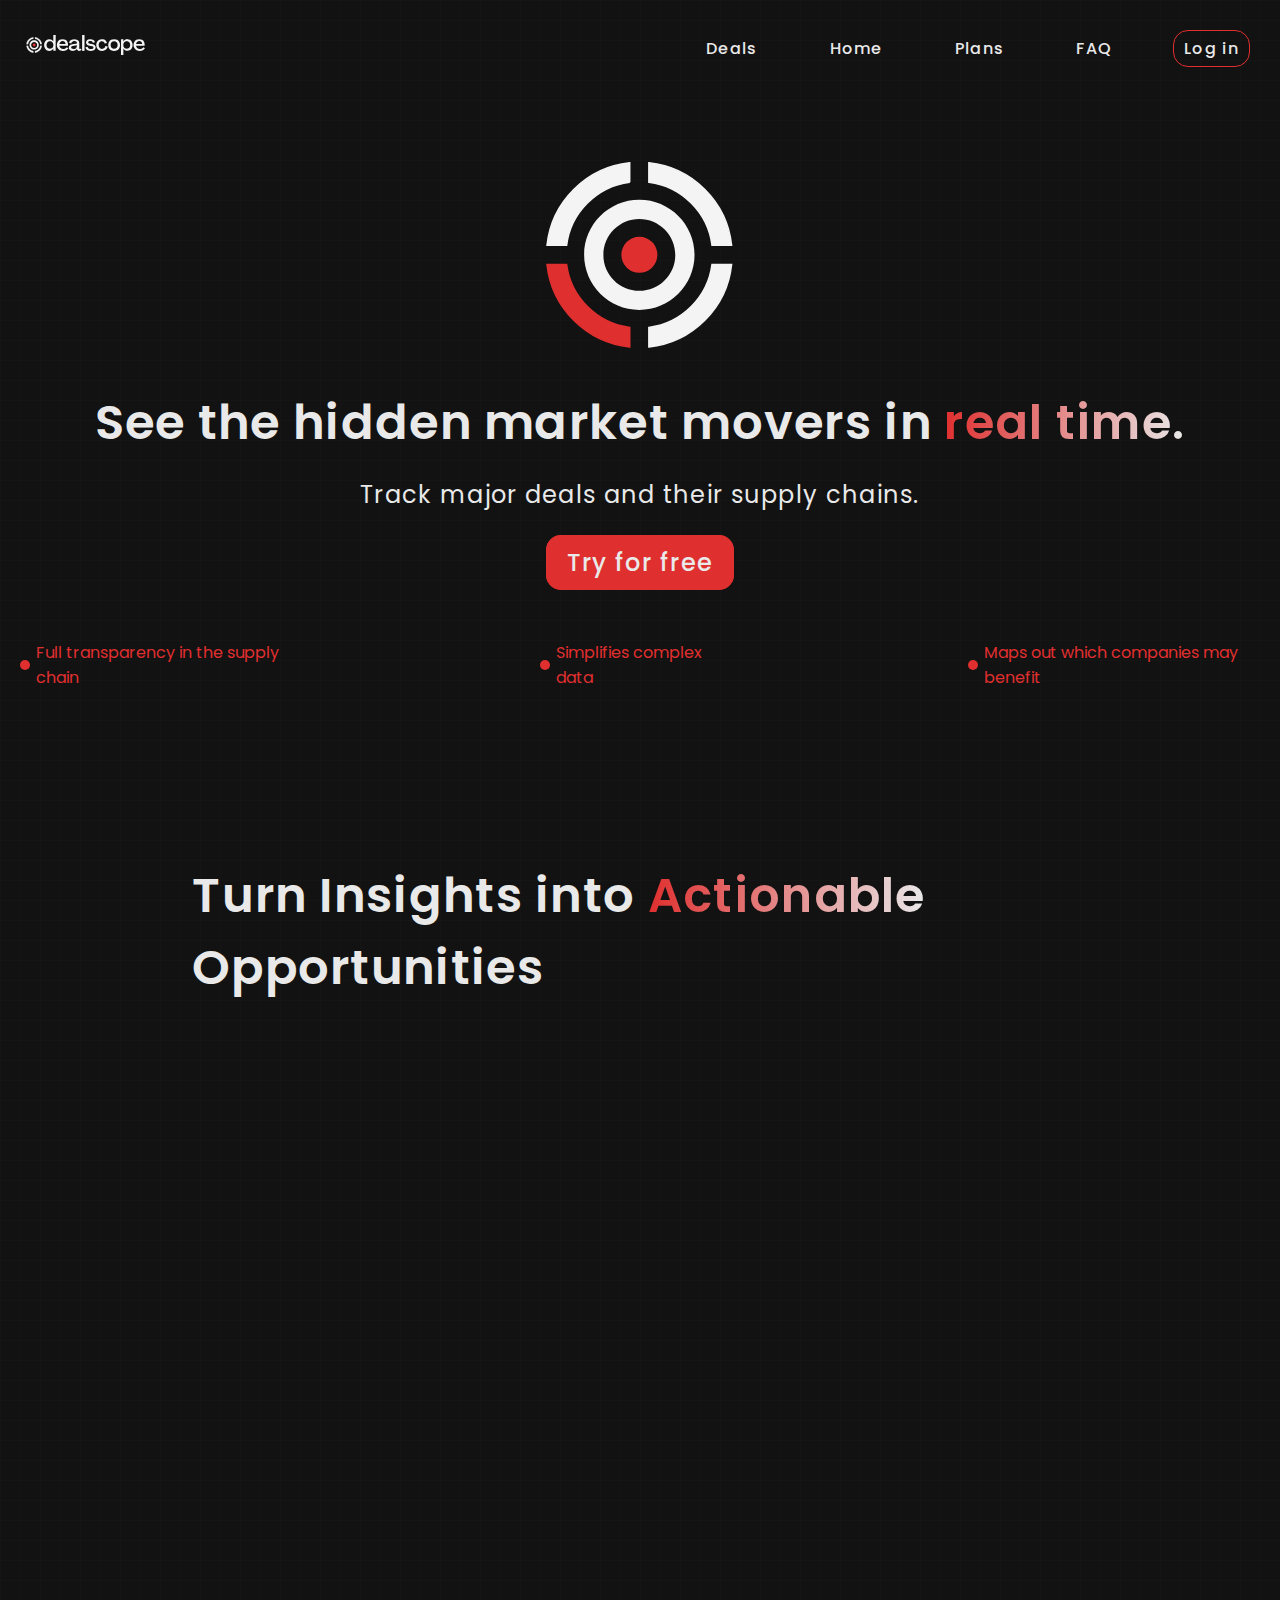
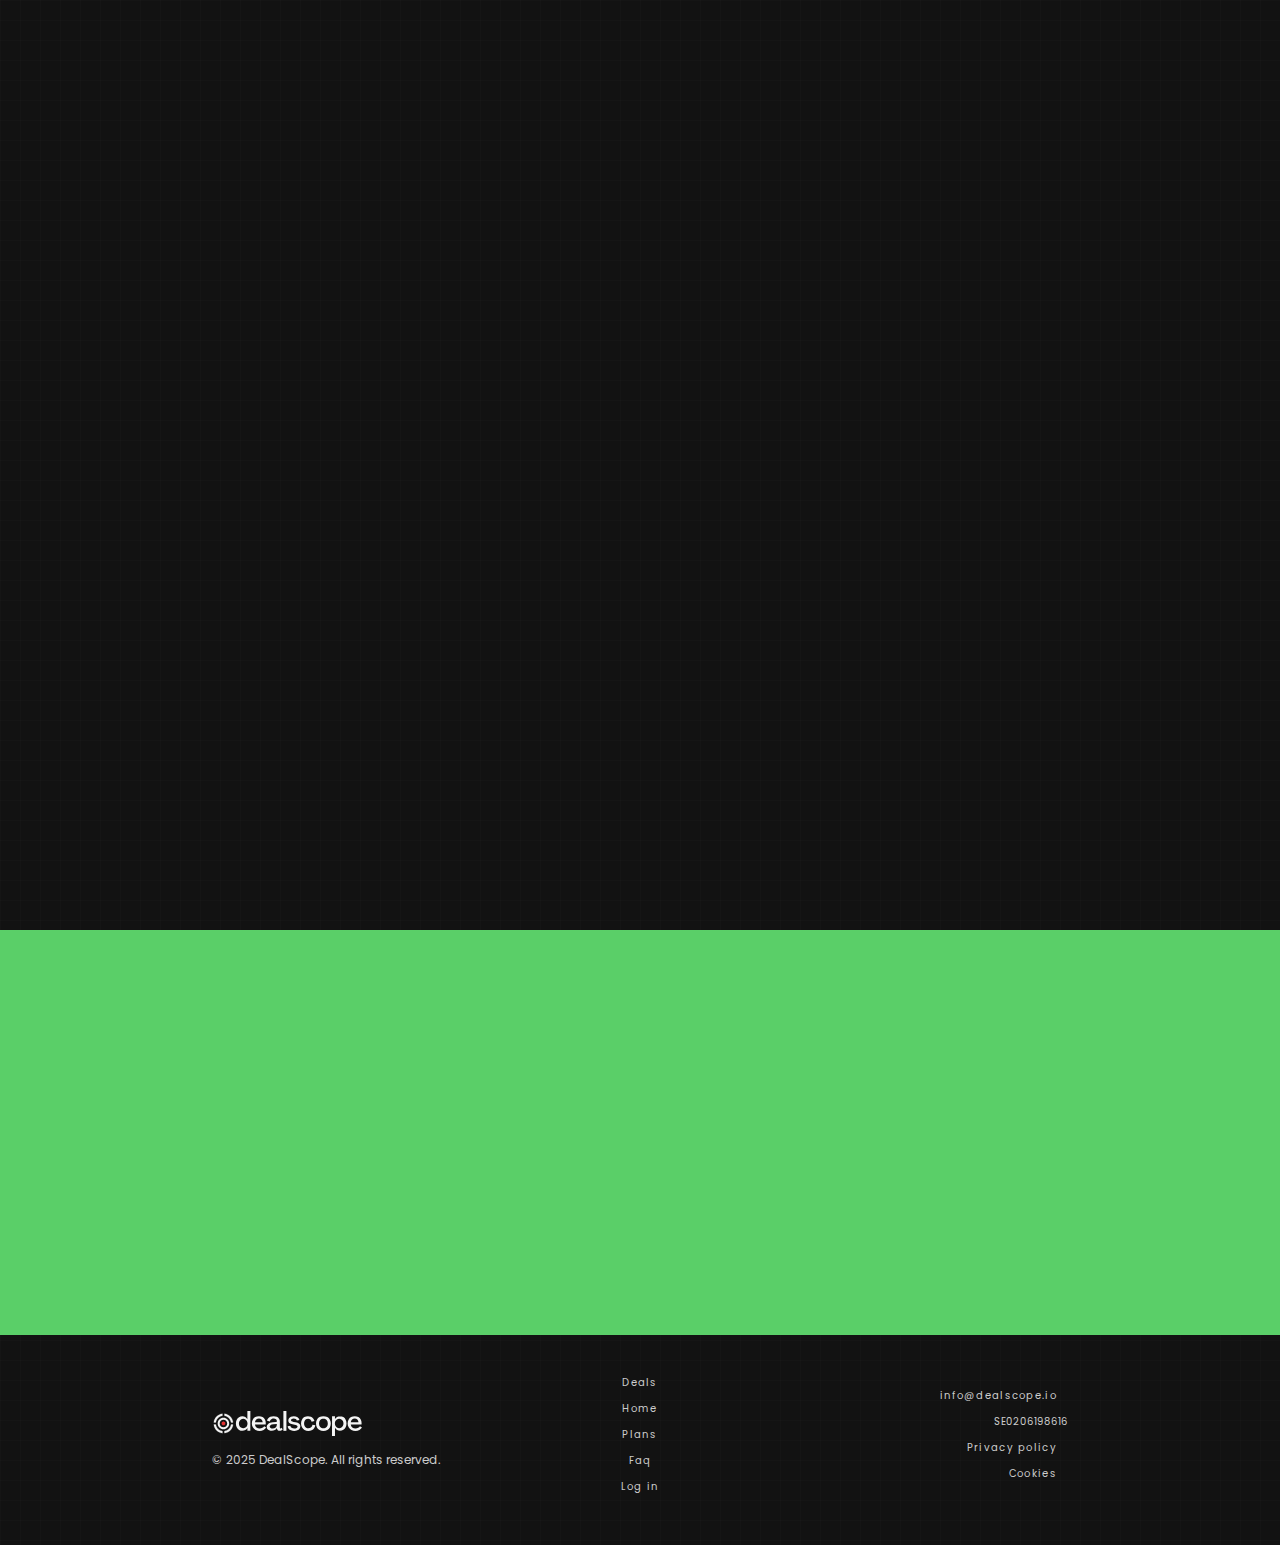
<file: index.html>
<!DOCTYPE html>
<html lang="en">
<head>
    <meta charset="UTF-8">
    <meta name="viewport" content="width=device-width, initial-scale=1.0">
    <title>Dealscope</title>
    <link rel="icon" href="/assets/favicon.ico" type="image/x-icon">
    <link rel="stylesheet" href="style.css">
    <link href="https://fonts.googleapis.com/css2?family=Poppins:wght@100;200;300;400;500;600;700;800&display=swap" rel="stylesheet">
    <meta name="theme-color" content="#121212" media="(prefers-color-scheme: dark)">
    <meta name="theme-color" content="#121212">
    <meta name="apple-mobile-web-app-status-bar-style" content="black">
  </head>

<body>
    <!-- Header -->
    <header class="main-header">
        <!-- Klickbar Logotyp -->
        <a href="index.html">
          <img class="logo" src="assets/DS LOGO laying.svg" alt="DealScope Logo">
        </a>

          <!-- Mobilmenyn -->
          <div class="mobile-menu">
            <!-- Hamburgarikonen -->
            <button class="menu-btn" aria-label="Open menu"></button>

            <!-- Själva mobilnavigeringen -->
            <nav class="mobile-nav" id="mobile-nav">
                <a href="deals.html">Deals</a>
                <a href="index.html">Home</a>
                <a href="plans.html">Plans</a>
                <a href="FAQ.html">FAQ</a> 
                <a class="login-btn" href="#login">Log in</a>
            </nav>
          </div>

        <!-- Desktop Navigation -->
        <nav class="desktop-nav">
            <a href="deals.html">Deals</a>
            <a href="index.html">Home</a>
            <a href="plans.html">Plans</a>
            <a href="FAQ.html">FAQ</a> 
            <a class="login-btn" href="#login">Log in</a>
        </nav>

        
    </header>

    <!-- Main-innehåll -->
    <main>
      <!-- Hero-sektion -->
      <section class="hero">
        <img src="assets/DS CIRCLE.svg" alt="Hero Circle" class="circle-icon fade-in">
        <h1 class="fade-in">
          See the hidden market movers in <span class="highlight">real time.</span>
        </h1>
        <p class="fade-in">Track major deals and their supply chains.</p>
        <a href="plans.html" class="cta-btn fade-in">Try for free</a>
      </section>
    
      <!-- Funktioner-sektion -->
      <section class="features fade-in">
        <ul class="feature-list">
          <li class="feature-item">
            <div class="red-dot"></div>
            Full transparency in the supply chain
          </li>
          <li class="feature-item">
            <div class="red-dot"></div>
            Simplifies complex data
          </li>
          <li class="feature-item">
            <div class="red-dot"></div>
            Maps out which companies may benefit
          </li>
        </ul>
      </section>
    </main>
    
    

<!-- undersida-sektion -->
<section class="insights-section">
  <div class="container">
    <h2 class="fade-in">
      Turn Insights into <span class="highlight2">Actionable</span> Opportunities
    </h2>
    <p class="subheading fade-in">
      Uncover hidden market dynamics and act with precision.
    </p>

    <ul class="benefits-list fade-in">
      <li>
        <div class="line left"></div> <!-- Vänster linje -->
        <div class="content">
          <span class="icon">
            <img src="assets/icons/icon-earth.svg" alt="Global Deals Icon">
          </span>
          <span class="text">
            <strong>Global Deals:</strong> Follow the largest transactions across sectors in real-time.
          </span>
        </div>
        <div class="line right"></div> <!-- Höger linje -->
      </li>
      <li>
        <div class="line left"></div> <!-- Vänster linje -->
        <div class="content">
          <span class="icon">
            <img src="assets/icons/icon-finger.svg" alt="Simplified Icon">
          </span>
          <span class="text">
            <strong>Simplified:</strong> See deal insights in its purest form, no emotional fairy tales or long texts.
          </span>
        </div>
        <div class="line right"></div> <!-- Höger linje -->
      </li>
      <li>
        <div class="line left"></div> <!-- Vänster linje -->
        <div class="content">
          <span class="icon">
            <img src="assets/icons/icon-chain.svg" alt="Full Chain Icon">
          </span>
          <span class="text">
            <strong>Full Chain:</strong> Big deals involve many players, see both contractors & subcontractors.
          </span>
        </div>
        <div class="line right"></div> <!-- Höger linje -->
      </li>
    </ul>

    <button class="cta-btn fade-in">Register</button>
  </div>
</section>



    <!-- Deal Section -->
    <section class="deal-example-section">
      <div class="container fade-in">
        <!-- Titel och kort förklaring -->
        <h2 class="deal-example-title">How DealScope Works</h2>
        <p class="deal-example-subtitle">
          Example: Sweden and Brazil Gripen Fighter Jet Partnership
        </p>
    
        <!-- Exempel-kort -->
        <div class="deal-example-card">
          <h3 class="deal-section-heading">Major Contractors and Partners:</h3>
          <ul>
            <li>Buyer: <strong>Brazilian Air Force</strong></li>
            <li>
              Seller: <strong>Saab AB <span class="ticker-green">(SAAB-B)</span></strong>
            </li>
          </ul>
    
          <h3 class="deal-section-heading">Deal overview:</h3>
          <ul>
            <li>Deal Value: $5 Billion</li>
            <li>Industry: Defense and Aerospace</li>
            <li>Date: 2014 (Active Development and Deliveries Continue)</li>
            <li>
              Impact: This partnership focuses on delivering 36 Gripen NG fighter jets
              to the Brazilian Air Force.
            </li>
          </ul>
    
          <h3 class="deal-section-heading">Subcontractors and Partners:</h3>
          <ul>
            <li>
              <strong>Embraer S.A. <span class="ticker-green">(NYSE: ERJ)</span></strong>:
              Local assembly, production, and aircraft testing.
            </li>
            <li>
              <strong>AEL Sistemas <span class="ticker-private">(Private)</span></strong>:
              Avionics systems integration and development.
            </li>
            <li>
              <strong>GE Aviation <span class="ticker-green">(General Electric, NYSE: GE)</span></strong>:
              Engines (F414-GE-39E) for the Gripen NG aircraft.
            </li>
            <li>
              <strong>Saab Aerostructures (Part of Saab AB, <span class="ticker-green">SAAB-B</span>)</strong>:
              Design and production of structural components.
            </li>
            <li>
              <strong>Akaer Engenharia <span class="ticker-private">(Private)</span></strong>:
              Structural engineering and fuselage components.
            </li>
          </ul>
    
          <!-- Flyttad under innehållet -->
          <span class="stock-note">Green color: Stock name</span>
        </div>
    
        <!-- Knapp för att gå vidare till fler deals -->
        <button class="cta-btn fade-in">Explore More Deals</button>
      </div>
    </section>
    
  
  

    <section class="trusted-section">
      <div class="container fade-in">
        <!-- Flex-container för vänster (text/stats) och höger (knapp) -->
        <div class="trusted-content">
          <!-- Vänstra blocket: Titel + siffror -->
          <div class="trusted-stats-block">
            <h2 class="trusted-title">Trusted by</h2>
            <!-- Dina siffror -->
            <div class="trusted-stats">
              <div class="stat">
                <span class="number">400+</span>
                <span class="text">Users</span>
              </div>
              <div class="stat">
                <span class="number">100+</span>
                <span class="text">Companies</span>
              </div>
            </div>
          </div>
          <!-- Höger: Knappen -->
          <button class="register-btn fade-in">Register</button>
        </div>
      </div>
    </section>
    
  

    <footer class="footer">
      <div class="footer-container">
        <!-- Vänster sektion -->
        <div class="footer-logo-section">
            <img src="assets/DS LOGO laying.svg" alt="DealScope Logo" class="footer-logo">
            <p>© 2025 DealScope. All rights reserved.</p>
        </div>

        <!-- Mitten sektion -->
        <div class="footer-links-section">
            <ul>
                <li><a href="deals.html">Deals</a></li>
                <li><a href="index.html">Home</a></li>
                <li><a href="plans.html">Plans</a></li>
                <li><a href="FAQ.html">Faq</a></li>
                <li><a href="#login">Log in</a></li>
            </ul>
        </div>

        <!-- Höger sektion -->
        <div class="footer-info-section">
            <ul>
                <li><a href="mailto:info@dealscope.io">info@dealscope.io</a></li>
                <li>SE0206198616</li>
                <li><a href="#privacy-policy">Privacy policy</a></li>
                <li><a href="#cookies">Cookies</a></li>
            </ul>
        </div>
      </div>
    </footer>

  <!-- Script -->
  <script src="script.js"></script>
</body>
</html>
</file>
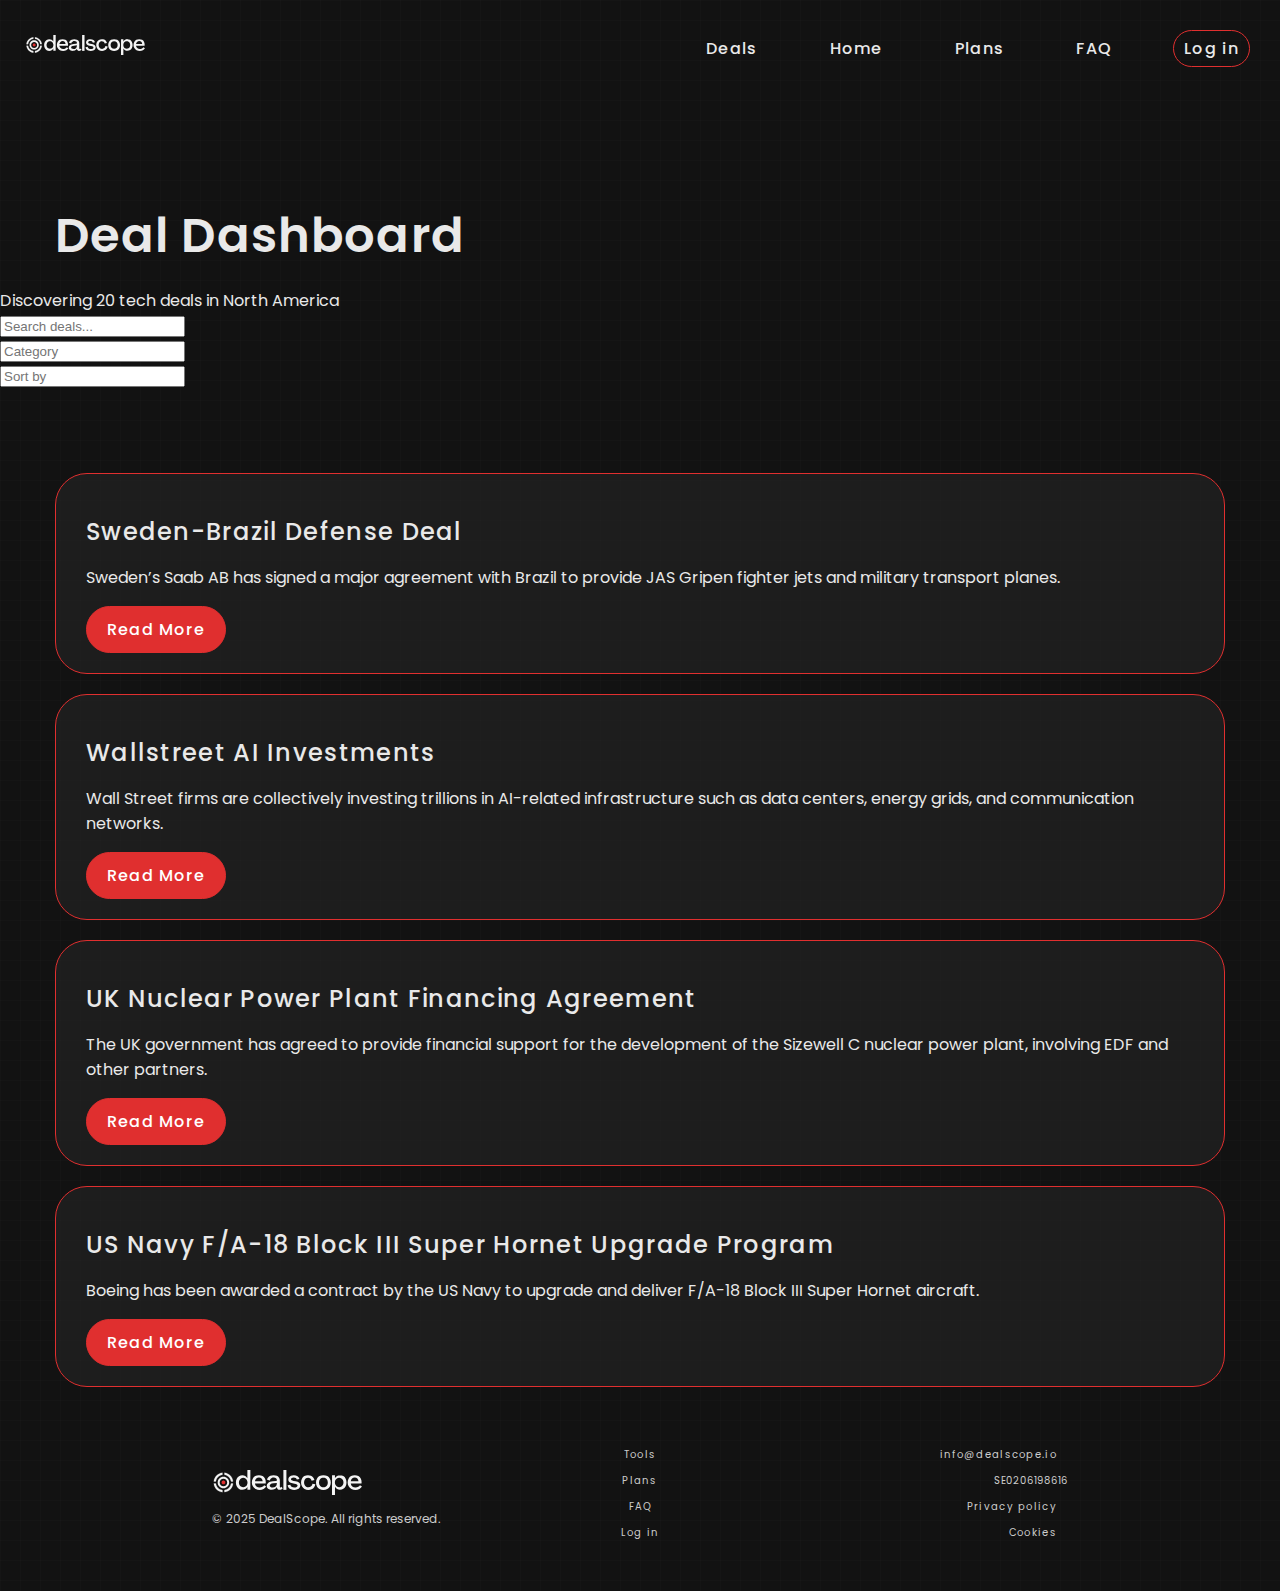
<file: deals.html>
<!DOCTYPE html>
<html lang="en">
<head>
    <meta charset="UTF-8">
    <meta name="viewport" content="width=device-width, initial-scale=1.0, maximum-scale=1.0, user-scalable=no">
    <title>Dealscope</title>
    <link rel="icon" href="/assets/FAVICON.png" type="image/x-icon">
    <link rel="stylesheet" href="deals.css">
    <link href="https://fonts.googleapis.com/css2?family=Poppins:wght@100;200;300;400;500;600;700;800&display=swap" rel="stylesheet">
    <meta name="theme-color" content="#121212" media="(prefers-color-scheme: dark)">
    <meta name="theme-color" content="#121212">
    <meta name="apple-mobile-web-app-status-bar-style" content="black">
</head>

<body>
    <!-- Header -->
    <header class="main-header">
        <a href="index.html">
          <img class="logo" src="assets/DS LOGO laying.svg" alt="DealScope Logo">
        </a>
        <div class="mobile-menu">
            <button class="menu-btn" aria-label="Open menu"></button>
            <nav class="mobile-nav" id="mobile-nav">
                <a href="#Deals">Deals</a>
                <a href="index.html">Home</a>
                <a href="plans.html">Plans</a>
                <a href="FAQ.html">FAQ</a> 
                <a class="login-btn" href="#login">Log in</a>
            </nav>
        </div>
        <nav class="desktop-nav">
            <a href="#Deals">Deals</a>
            <a href="index.html">Home</a>
            <a href="plans.html">Plans</a>
            <a href="FAQ.html">FAQ</a> 
            <a class="login-btn" href="#login">Log in</a>
        </nav>
    </header>

    <!-- Deal Section -->
    <section class="deal-section">
        
        <h2 class="deal-section-title fade-in">Deal Dashboard</h2>
        <div class="status-container fade-in">
          <div class="live-status-wrapper">
            <span class="live-status" id="live-status-text"></span>
          </div>
        </div>
        
        <div class="deal-dashboard-wrapper">
            <!-- Sökfält, kategori och sort by -->
                <div class="deal-controls">
                    <div class="search-container">
                        <input type="text" id="deal-search" placeholder="Search deals...">
                        <div id="deal-suggestions" class="suggestions-dropdown"></div>
                    </div>
                    <div class="category-container">
                        <input type="text" id="deal-category" placeholder="Category" readonly autocomplete="off" autocomplete="new-password">
                        <div id="category-suggestions" class="suggestions-dropdown"></div>
                    </div>
                    <div class="sort-by-container">
                        <input type="text" id="deal-sort" placeholder="Sort by" readonly autocomplete="off" autocomplete="new-password">
                        <div id="sort-suggestions" class="suggestions-dropdown"></div>
                    </div>
                </div>
            <div class="deals-container fade-in"></div>
            <div class="deal-details-header fade-in" style="display: none;">
                <h2>Deal Name</h2>
                <p>Deal Description</p>
            </div>
            <div class="deal-details-container fade-in" style="display: none;">
                <button class="back-button fade-in">Go back</button>
            </div>
        </div>

    </section>

    <footer class="footer">
      <div class="footer-container">
        <div class="footer-logo-section">
            <img src="assets/DS LOGO laying.svg" alt="DealScope Logo" class="footer-logo">
            <p>© 2025 DealScope. All rights reserved.</p>
        </div>
        <div class="footer-links-section">
            <ul>
                <li><a href="#tools">Tools</a></li>
                <li><a href="plans.html">Plans</a></li>
                <li><a href="FAQ.html">FAQ</a></li>
                <li><a href="#login">Log in</a></li>
            </ul>
        </div>
        <div class="footer-info-section">
            <ul>
                <li><a href="mailto:info@dealscope.io">info@dealscope.io</a></li>
                <li>SE0206198616</li>
                <li><a href="#privacy-policy">Privacy policy</a></li>
                <li><a href="#cookies">Cookies</a></li>
            </ul>
        </div>
      </div>
    </footer>

    <!-- Ladda in script.js först -->
    <script src="script.js"></script>
    <!-- Ladda in live-status.js efter script.js -->
    <script src="live-status.js"></script>
</body>
</html>
</file>
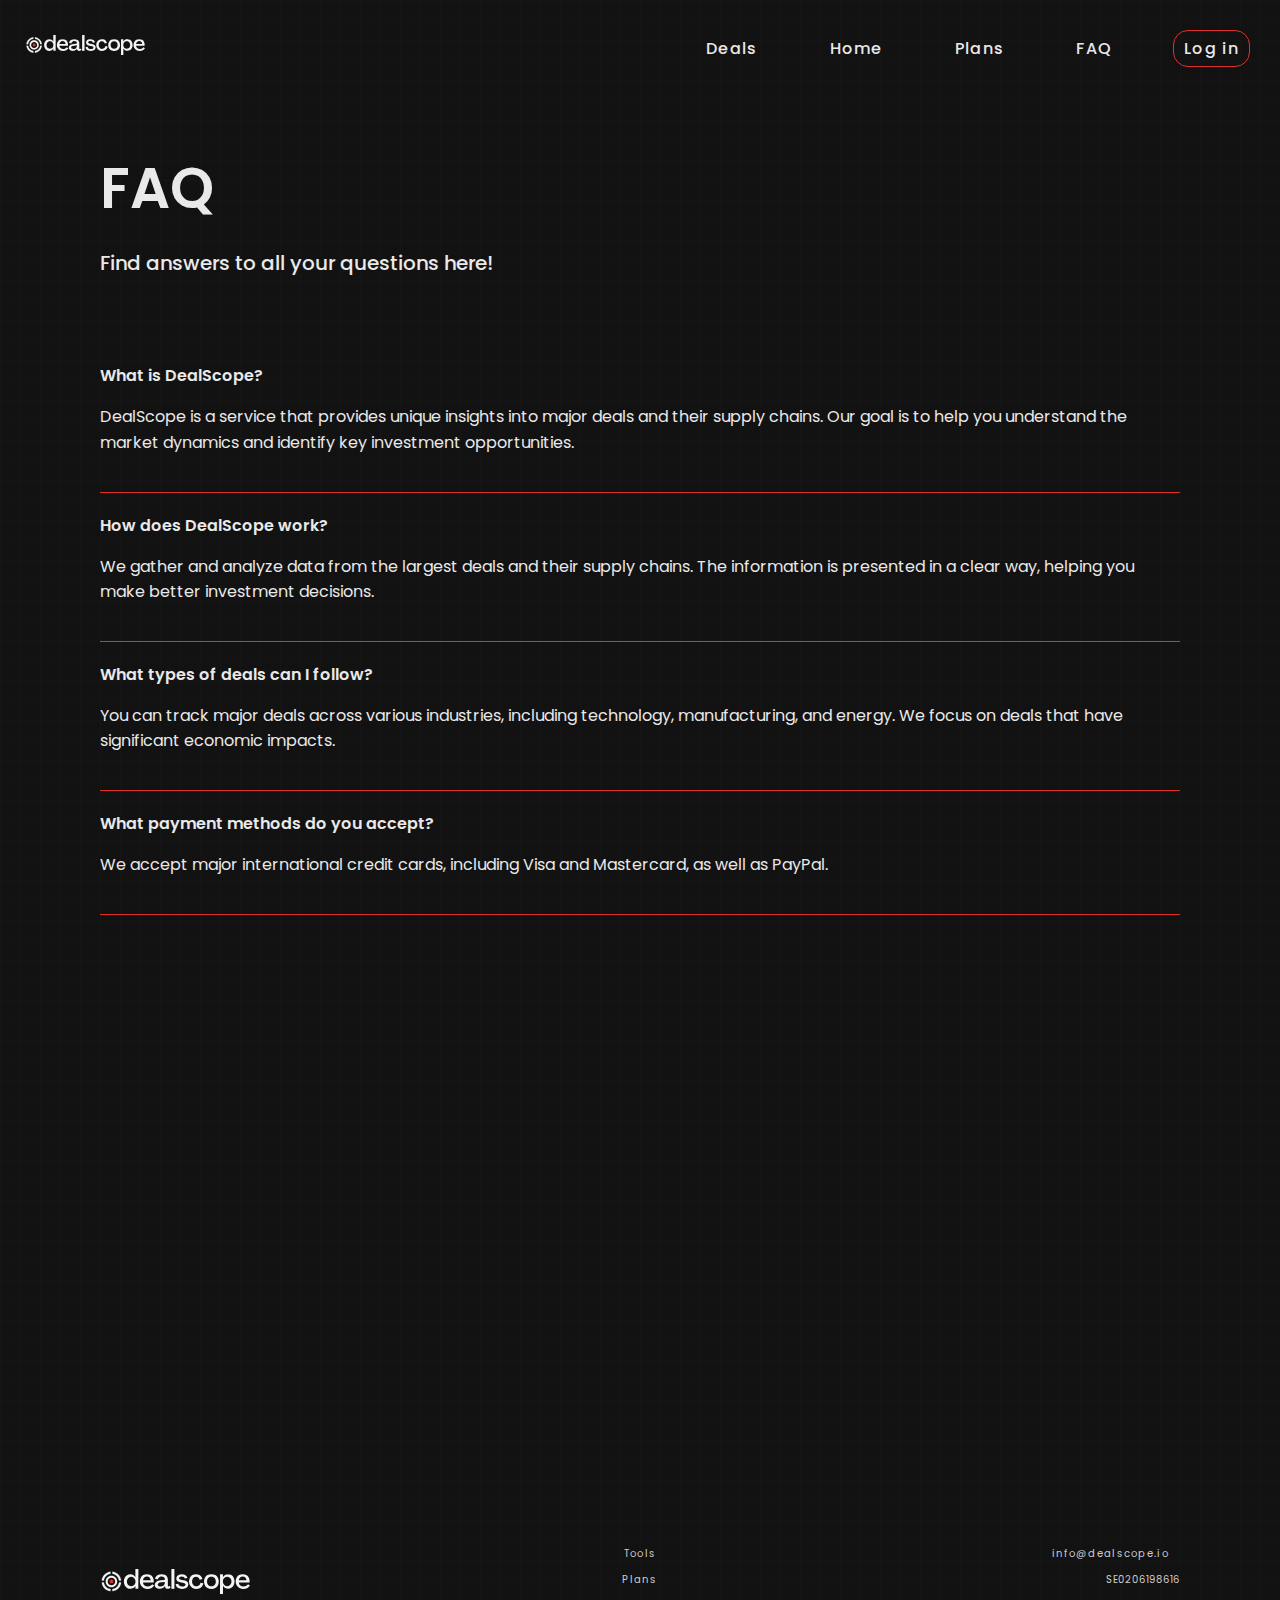
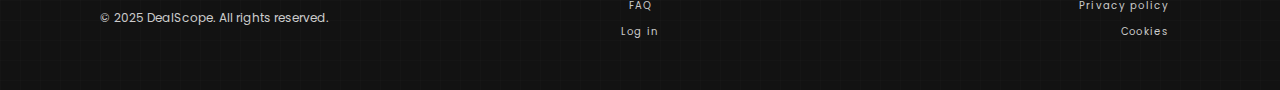
<file: FAQ.html>
<!DOCTYPE html>
<html lang="en">
<head>
    <meta charset="UTF-8">
    <meta name="viewport" content="width=device-width, initial-scale=1.0">
    <title>Dealscope</title>
    <link rel="stylesheet" href="FAQ.css">
    <link href="https://fonts.googleapis.com/css2?family=Poppins:wght@100;200;300;400;500;600;700;800&display=swap" rel="stylesheet">

</head>

<body>
    <!-- Header -->
    <header class="main-header">
        <!-- Klickbar Logotyp -->
        <a href="index.html">
            <img class="logo" src="assets/DS LOGO laying.svg" alt="DealScope Logo">
        </a>

          <!-- Mobilmenyn -->
          <div class="mobile-menu">
            <!-- Hamburgarikonen -->
            <button class="menu-btn" aria-label="Open menu"></button>

            <!-- Själva mobilnavigeringen -->
            <nav class="mobile-nav" id="mobile-nav">
                <a href="#Deals">Deals</a>
                <a href="index.html">Home</a>
                <a href="#plans">Plans</a>
                <a href="FAQ.html">FAQ</a>
                <a class="login-btn" href="#login">Log in</a>
            </nav>
          </div>

        <!-- Desktop Navigation -->
        <nav class="desktop-nav">
            <a href="#Deals">Deals</a>
            <a href="index.html">Home</a>
            <a href="#plans">Plans</a>
            <a href="FAQ.html">FAQ</a>
            <a class="login-btn" href="#login">Log in</a>
        </nav>
    </header>


    <section class="faq-section fade-in">
        <div class="container">
            <h1 class="faq-title">FAQ</h1>
            <p class="faq-subtitle">Find answers to all your questions here!</p>
    
            <div class="faq-item fade-in">
                <h2 class="faq-question">What is DealScope?</h2>
                <p class="faq-answer">
                    DealScope is a service that provides unique insights into major deals and their supply chains. 
                    Our goal is to help you understand the market dynamics and identify key investment opportunities.
                </p>
            </div>
    
            <div class="faq-item fade-in">
                <h2 class="faq-question">How does DealScope work?</h2>
                <p class="faq-answer">
                    We gather and analyze data from the largest deals and their supply chains. 
                    The information is presented in a clear way, helping you make better investment decisions.
                </p>
            </div>
    
            <div class="faq-item fade-in">
                <h2 class="faq-question">What types of deals can I follow?</h2>
                <p class="faq-answer">
                    You can track major deals across various industries, including technology, manufacturing, and energy. 
                    We focus on deals that have significant economic impacts.
                </p>
            </div>
    
            <div class="faq-item fade-in">
                <h2 class="faq-question">What payment methods do you accept?</h2>
                <p class="faq-answer">
                    We accept major international credit cards, including Visa and Mastercard, as well as PayPal.
                </p>
            </div>
    
            <div class="faq-item fade-in">
                <h2 class="faq-question">What is the difference between Pro and Pro+?</h2>
                <p class="faq-answer">
                    Pro gives you full access to all features for $29/month. With Pro+, you also get a 6-month premium plan, 
                    which includes additional insights not available on Pro plans.
                </p>
            </div>
    
            <div class="faq-item fade-in">
                <h2 class="faq-question">What is the difference between Pro+ and Pro+ 6-month plan?</h2>
                <p class="faq-answer">
                    Pro+ includes all features for $29/month and adds exclusive content. The 6-month Pro+ plan offers a one-time payment with added benefits such as free updates during the subscription period.
                </p>
            </div>
    
            <div class="faq-item fade-in">
                <h2 class="faq-question">Can I cancel my subscription?</h2>
                <p class="faq-answer">
                    We offer a 14-day money-back guarantee for new subscriptions. Contact us if you are not satisfied.
                </p>
            </div>
    
            <div class="faq-item fade-in">
                <h2 class="faq-question">How do I cancel my subscription?</h2>
                <p class="faq-answer">
                    You can cancel your subscription at any time by logging into your account and selecting "Cancel Subscription" under the account settings.
                </p>
            </div>
        </div>
    </section>    
 

    <footer class="footer">
      <div class="footer-container">
        <!-- Vänster sektion -->
        <div class="footer-logo-section">
            <img src="assets/DS LOGO laying.svg" alt="DealScope Logo" class="footer-logo">
            <p>© 2025 DealScope. All rights reserved.</p>
        </div>

        <!-- Mitten sektion -->
        <div class="footer-links-section">
            <ul>
                <li><a href="#tools">Tools</a></li>
                <li><a href="#plans">Plans</a></li>
                <li><a href="#faq">FAQ</a></li>
                <li><a href="#login">Log in</a></li>
            </ul>
        </div>

        <!-- Höger sektion -->
        <div class="footer-info-section">
            <ul>
                <li><a href="mailto:info@dealscope.io">info@dealscope.io</a></li>
                <li>SE0206198616</li>
                <li><a href="#privacy-policy">Privacy policy</a></li>
                <li><a href="#cookies">Cookies</a></li>
            </ul>
        </div>
      </div>
    </footer>

  <!-- Script -->
  <script src="script.js"></script>
</body>
</html>
</file>
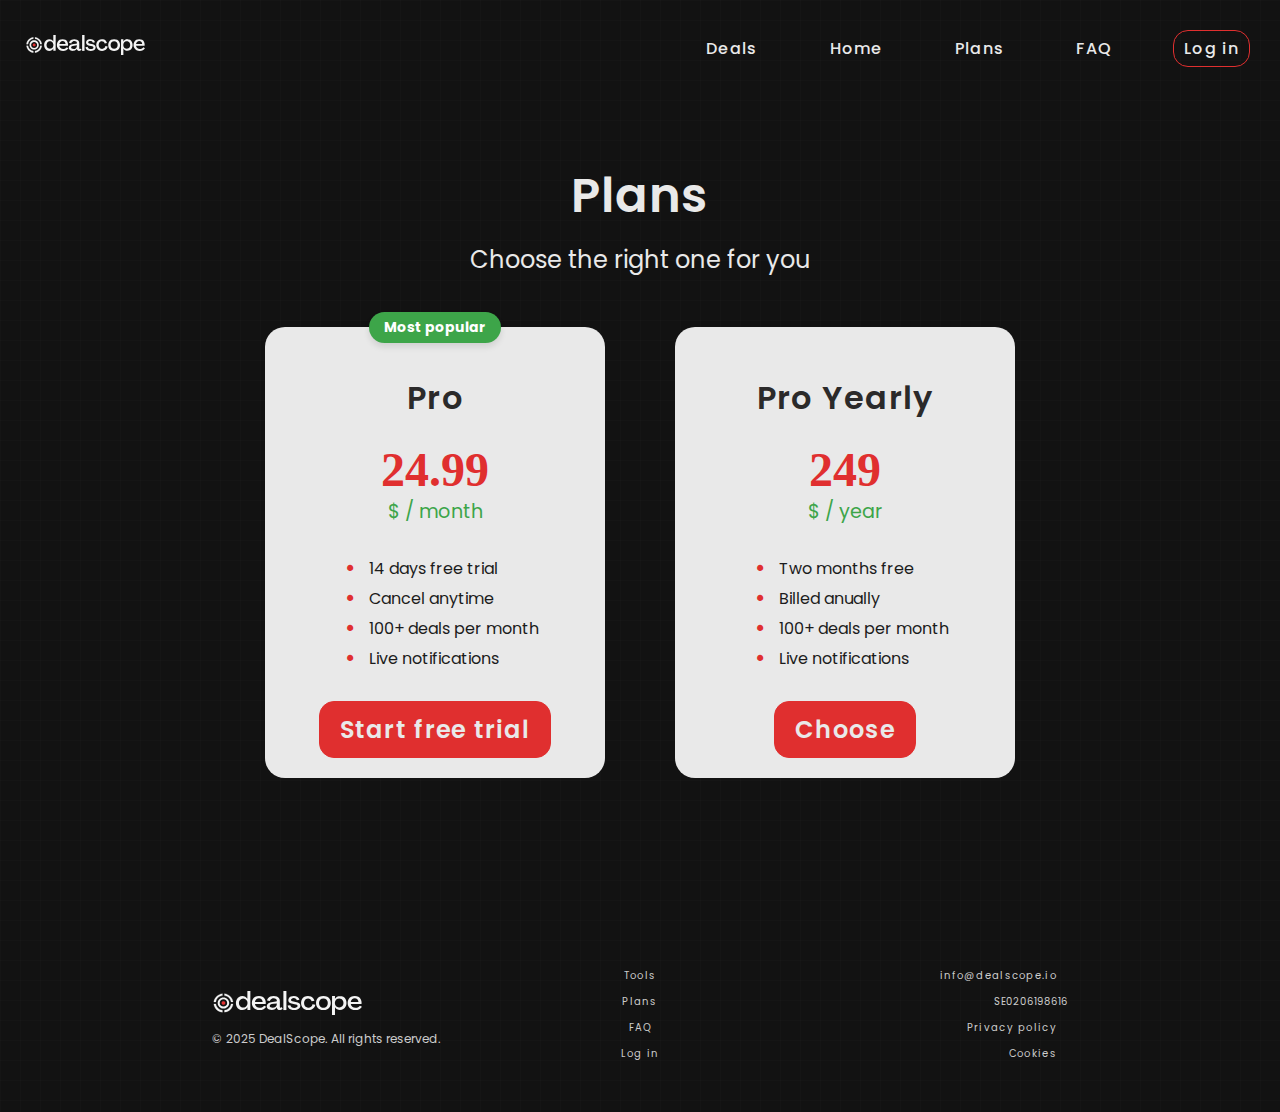
<file: plans.html>
<!DOCTYPE html>
<html lang="en">
<head>
    <meta charset="UTF-8">
    <meta name="viewport" content="width=device-width, initial-scale=1.0">
    <title>Dealscope</title>
    <link rel="stylesheet" href="plans.css">
    <link href="https://fonts.googleapis.com/css2?family=Poppins:wght@100;200;300;400;500;600;700;800&display=swap" rel="stylesheet">
    <meta name="theme-color" content="#121212" media="(prefers-color-scheme: dark)">
    <meta name="theme-color" content="#121212">
    <meta name="apple-mobile-web-app-status-bar-style" content="black">
  </head>

<body>

      <!-- Header -->
      <header class="main-header">
        <!-- Klickbar Logotyp -->
        <a href="index.html">
          <img class="logo" src="assets/DS LOGO laying.svg" alt="DealScope Logo">
        </a>

          <!-- Mobilmenyn -->
          <div class="mobile-menu">
            <!-- Hamburgarikonen -->
            <button class="menu-btn" aria-label="Open menu"></button>

            <!-- Själva mobilnavigeringen -->
            <nav class="mobile-nav" id="mobile-nav">
                <a href="#Deals">Deals</a>
                <a href="index.html">Home</a>
                <a href="plans.html">Plans</a>
                <a href="FAQ.html">FAQ</a> 
                <a class="login-btn" href="#login">Log in</a>
            </nav>
          </div>

        <!-- Desktop Navigation -->
        <nav class="desktop-nav">
            <a href="#Deals">Deals</a>
            <a href="index.html">Home</a>
            <a href="#plans">Plans</a>
            <a href="FAQ.html">FAQ</a> 
            <a class="login-btn" href="#login">Log in</a>
        </nav>

        
    </header>

    <section class="plans fade-in show">
        <h1 class="plans-title">Plans</h1>
        <p class="plans-subtitle">Choose the right one for you</p>
        <div class="plan-container">


            <div class="plan pro">
                <div class="badge">Most popular</div>
                <h2>Pro</h2>
                <div class="price-container">
                    <span class="price">24.99</span>
                    <span class="price-label">$ / month</span>
                </div>
                <ul>
                    <li>14 days free trial</li>
                    <li>Cancel anytime</li>
                    <li>100+ deals per month</li>
                    <li>Live notifications</li>
                </ul>
                <button class="select-plan">Start free trial</button>
            </div>
            

            <div class="plan yearly">
                <h2>Pro Yearly</h2>
                <div class="price-container">
                    <span class="price">249</span>
                    <span class="price-label">$ / year</span>
                </div>
                <ul>
                    <li>Two months free</li>
                    <li>Billed anually</li>
                    <li>100+ deals per month</li>
                    <li>Live notifications</li>
                </ul>
                <button class="select-plan" data-price="24900">Choose</button>
            </div>
            
        </div>
    </section>

    <footer class="footer">
        <div class="footer-container">
          <!-- Vänster sektion -->
          <div class="footer-logo-section">
              <img src="assets/DS LOGO laying.svg" alt="DealScope Logo" class="footer-logo">
              <p>© 2025 DealScope. All rights reserved.</p>
          </div>
  
          <!-- Mitten sektion -->
          <div class="footer-links-section">
              <ul>
                  <li><a href="#tools">Tools</a></li>
                  <li><a href="#plans">Plans</a></li>
                  <li><a href="#faq">FAQ</a></li>
                  <li><a href="#login">Log in</a></li>
              </ul>
          </div>
  
          <!-- Höger sektion -->
          <div class="footer-info-section">
              <ul>
                  <li><a href="mailto:info@dealscope.io">info@dealscope.io</a></li>
                  <li>SE0206198616</li>
                  <li><a href="#privacy-policy">Privacy policy</a></li>
                  <li><a href="#cookies">Cookies</a></li>
              </ul>
          </div>
        </div>
      </footer>
  <!-- Script -->
  <script src="script.js"></script>
</body>
</html>
</file>
<file: style.css>
/* Färger */
:root {
    --soft-white: #CCCCCC;
    --medium-white: #E9E9E9;
    --white: #F4F4F4;
    --vantablack: #121212;
    --black: #1c1c1c;
    --dark-grey: #2B2A2A;
    --green: #3DA549;
    --red: #E02F2F;
}

/* Initial tillstånd för elementen */
.fade-in {
    opacity: 0;
    transform: translateY(20px); /* Flytta elementet nedåt initialt */
    transition: opacity 0.6s ease-out, transform 0.6s ease-out;
}

/* När elementet är synligt */
.fade-in.show {
    opacity: 1;
    transform: translateY(0);
}

html {
    text-rendering: optimizeLegibility;
    -webkit-font-smoothing: antialiased;
    -moz-osx-font-smoothing: grayscale;
}


/* Grundlayout */
body {
    overflow-x: hidden;
    font-family: 'Poppins', sans-serif;
    font-weight: 400; /* Standardvikt för normal text */
    margin: 0;
    padding: 0;
    color: var(--medium-white);
    background-color: var(--vantablack); /* Gör bakgrunden mörkare */
    background-image: 
        linear-gradient(rgba(255, 255, 255, 0.01) 1px, transparent 1px),
        linear-gradient(90deg, rgba(255, 255, 255, 0.01) 1px, transparent 1px); /* Rutnätet */
    background-size: 20px 20px; /* Storlek på rutnät */
    position: relative; /* För att lägga till en sond som ligger under rutnätet */
    text-rendering: optimizeLegibility;
    -webkit-font-smoothing: antialiased;
    -moz-osx-font-smoothing: grayscale;
}

/* Header */
.main-header {
    position: fixed; /* Fixera menyn */
    top: 0;
    width: 100%;
    z-index: 1000;
    background-color: var(--vantablack);
    background-image: 
    linear-gradient(rgba(255, 255, 255, 0.01) 1px, transparent 1px),
    linear-gradient(90deg, rgba(255, 255, 255, 0.01) 1px, transparent 1px); /* Rutnätet */
    background-size: 20px 20px; /* Storlek på rutnät */
    display: flex; /* Flexbox för layout */
    justify-content: space-between; /* Håll logotypen till vänster och menyn till höger */
    align-items: center; /* Vertikal centrering */
    margin-right: 20px;
    padding: 30px 0px; /* 20px padding på vänster och höger */
    background-color: none;
}

/* Hamburgarikonen */
.menu-btn {
    display: none; /* Dölj hamburgarikonen som standard */
}

/* Mobilmeny */
.mobile-nav {
    display: none; /* Dölj mobilmenyn som standard */
    flex-direction: column;
    position: fixed;
    top: 0;
    right: 0;
    width: 100%;
    height: 100%;
    background-color: var(--vantablack); /* Mörk bakgrund */
    justify-content: center; /* Centrera länkarna vertikalt */
    align-items: center; /* Centrera länkarna horisontellt */
    z-index: 1000;
    transition: opacity 0.3s ease;
}

.mobile-nav a {
    font-size: 32px;
    font-weight: 500;
    color: var(--medium-white);
    text-decoration: none;
    margin: 15px 0;
    transition: color 0.3s ease;
    text-rendering: optimizeLegibility;
    -webkit-font-smoothing: antialiased;
    -moz-osx-font-smoothing: grayscale;
    letter-spacing: 1.3px;
}

/* Login-knappen i mobilmenyn */
.mobile-nav .login-btn {
    font-size: 32px;
    font-weight: 550;
    color: var(--medium-white);
    text-decoration: none;
    border: none;
    padding: 12px 25px;
    border-radius: 15px;
    margin-top: 20px;
    transition: background-color 0.3s ease, color 0.3s ease;
    text-rendering: optimizeLegibility;
    -webkit-font-smoothing: antialiased;
    -moz-osx-font-smoothing: grayscale;
    letter-spacing: 1.3px;
}

/* Hover-effekter */
.mobile-nav a:hover {
    color: var(--red);
}

.mobile-nav .login-btn:hover {
    background-color: var(--red);
    color: var(--medium-white);
}


/* Logo */
.logo {
    margin-left: 25px;
    width: 120px; /* Behåll storlek */
    height: auto; /* Behåll proportionerna */
    padding: 0; /* Ingen extra padding */
    display: inline-block; /* Ingen onödig block-display */
    background: none; /* Ingen bakgrund */
    border: none; /* Ingen ram */
}

.logo svg {
    transform: none; /* Ingen skalning */
    width: 100%; /* Säkerställ att SVG-filen fyller ut korrekt */
    height: auto;
}

/* Menyn */
.desktop-nav {
    display: flex ; /* Flexbox för horisontell layout */
    justify-content: flex-end; /* Placera menyn till höger */
    align-items: center;
}

.desktop-nav a {
    margin-left: 20px;
    margin-right: 30px;
    color: var(--medium-white);
    text-decoration: none;
    font-size: 16px;
    font-weight: 500;
    padding: 5px 10px;
    border: 1px solid transparent; /* Ingen cirkel i vanligt läge */
    border-radius: 15px; /* Rundad effekt vid hover */
    transition: all 0.3s ease; /* Smidig övergång */
    text-rendering: optimizeLegibility;
    -webkit-font-smoothing: antialiased;
    -moz-osx-font-smoothing: grayscale;
    letter-spacing: 1.3px;
}

/* Hover-effekt för menylänkar */
.desktop-nav a:hover {
    border: 1px solid var(--red); /* Röd cirkel vid hover */
    color: var(--red); /* Text blir röd vid hover */
}

/* Login-knappen - vanligt läge */
.login-btn {
    margin-left: 20px;
    color: var(--red); /* Texten är röd */
    border: 1px solid var(--red); /* Röd cirkel alltid synlig */
    text-decoration: none;
    text-align: center;
    font-size: 16px;
    padding: 12px 32px;
    border-radius: 15px; /* Rundad för cirkeleffekt */
    background-color: transparent; /* Ingen bakgrund i vanligt läge */
    transition: all 0.3s ease; /* Smidig övergång */
    text-rendering: optimizeLegibility;
    -webkit-font-smoothing: antialiased;
    -moz-osx-font-smoothing: grayscale;
    letter-spacing: 1.3px;
}

/* Hover-effekt för login-knappen */
.login-btn:hover {
    background-color: transparent; /* Behåll ingen bakgrund */
    color: var(--red); /* Texten blir röd */
}

.desktop-nav .login-btn {
    border: 1px solid var(--red); /* Behåll röd cirkel alltid */
}






/* Hero section */
.hero {
    text-align: center; /* Centrerar text och innehåll */
    margin-top: 150px; /* Avstånd från toppen av hero-sektionen */
}

.circle-icon {
    width: 220px;
    margin: 20px auto;
    display: block;
}


.hero h1 {
    font-weight: 600;
    font-size: 48px; /* Storlek för H1 (ändra efter behov) */
    line-height: 1.3; /* Gör raderna mer luftiga */
    margin-bottom: 15px; /* Avstånd mellan H1 och underrubrik */
    color: var(--medium-white);
    letter-spacing: 1.3px;
    text-rendering: optimizeLegibility;
    -webkit-font-smoothing: antialiased;
    -moz-osx-font-smoothing: grayscale;
}


.hero p {
    font-size: 24px; /* Storlek för underrubriken */
    line-height: 1.3; /* Gör texten mer lättläst */
    margin-bottom: 35px; /* Avstånd mellan underrubrik och knapp */
    color: var(--medium-white);
    text-rendering: optimizeLegibility;
    -webkit-font-smoothing: antialiased;
    -moz-osx-font-smoothing: grayscale;
    letter-spacing: 1.3px;
}

.hero .cta-btn {
    font-size: 24px;
    font-weight: 500;
    padding: 10px 20px;
    background-color: var(--red);
    color: var(--medium-white);
    border: 1px solid var(--red); /* Samma röda färg */
    border-radius: 15px; /* Rundade hörn */
    cursor: pointer;
    text-decoration: none; /* Ingen understrykning */
    cursor: pointer; /* Ändrar muspekaren till klickbar */
    transition: all 0.3s ease; 
    text-rendering: optimizeLegibility;
    -webkit-font-smoothing: antialiased;
    -moz-osx-font-smoothing: grayscale;
    letter-spacing: 1.3px;
}

.hero .cta-btn:hover {
    background-color: transparent; /* Ingen bakgrund i vanligt läge */
    color: var(--red); /* Texten blir röd */
}

/* Features */

.features {
    padding: 20px;
    display: flex; /* Gör hela sektionen till en Flexbox */
    justify-content: center; /* Centrerar elementen horisontellt */
    margin-top: 40px; /* Justera värdet efter behov */

}

.feature-list {
    display: flex; /* Gör listan horisontell */
    justify-content: space-between; /* Skapar mellanrum mellan punkterna */
    align-items: center; /* Justerar vertikalt så text och prickar ligger i linje */
    gap: 250px; /* Lägger mellanrum mellan listobjekten */
    list-style: none; /* Tar bort standardkulor */
    padding: 0;
    margin: 0 auto; /* Centrerar listan */
}

.feature-item {
    display: flex; /* Gör varje listobjekt till en Flexbox */
    align-items: center; /* Vertikalt justera pricken och texten */
    gap: 6px; /* Mellanrum mellan pricken och texten */
    color: var(--red); /* Textfärg */
    font-size: 16px; /* Textstorlek */
    text-rendering: optimizeLegibility;
    -webkit-font-smoothing: antialiased;
    -moz-osx-font-smoothing: grayscale;
}

.red-dot {
    aspect-ratio: 1 / 1; /* Säkerställer att bredd och höjd är lika */
    width: 10px; /* Justera pricken storlek */
    height: 10px;
    background-color: var(--red); /* Färgen på pricken */
    border-radius: 50%; /* Gör den rund */
}


/* Animation för att skifta gradienten */
@keyframes gradientShift {
    0% {
        background-position: 0%;
    }
    100% {
        background-position: 200%;
    }
}

.highlight2 {
    color: var(--red);
    background: linear-gradient(90deg, var(--red), var(--medium-white), var(--red)); /* Gradient från rött till vitt och tillbaka */
    background-size: 200%; /* Gör gradienten bredare för att skapa en skiftande effekt */
    -webkit-background-clip: text;
    background-clip: text;
    color: transparent; /* Gör texten transparent så att gradienten syns */
    animation: gradientShift 2s linear infinite; /* Animera gradienten */
}

.highlight {
    color: var(--red);
    background: linear-gradient(90deg, var(--red), var(--medium-white), var(--red)); /* Gradient från rött till vitt och tillbaka */
    background-size: 200%; /* Gör gradienten bredare för att skapa en skiftande effekt */
    -webkit-background-clip: text;
    background-clip: text;
    color: transparent; /* Gör texten transparent så att gradienten syns */
    animation: gradientShift 2s linear infinite; /* Animera gradienten */
}

/* Insights Section */
/* Insights Section */
.insights-section {
    margin-top: 150px;
    text-align: left; /* Justera all text till vänster */
    margin-left: 15%; /* Lägger in en vänstermarginal för snyggare placering */
    margin-right: 10%; /* Behåller lite avstånd till höger också */
    background: none; /* Behåll bakgrundsnätet */
}

.insights-section h2 {
    font-weight: 600;
    font-size: 48px;
    color: var(--medium-white); /* Textfärg */
    margin-bottom: 10px; /* Litet avstånd till underrubriken */
    text-align: left; /* Vänsterjustering */
    text-rendering: optimizeLegibility;
    -webkit-font-smoothing: antialiased;
    -moz-osx-font-smoothing: grayscale;
    letter-spacing: 1.3px;
}

.insights-section .subheading {
    margin-top: 20px;
    font-size: 24px; /* Storlek för underrubriken */
    color: var(--medium-white); /* Textfärg */
    margin-bottom: 50px; /* Avstånd till texten i linjerna */
    text-align: left; /* Vänsterjustering */
}

/* Stil för hela listan */
.benefits-list {
    text-align: left; /* Vänsterjustera texten */
    list-style: none; /* Ta bort standardpunktlistan */
    padding: 0; /* Ingen extra padding */
    margin: 0; /* Ingen marginal */
}

/* Stil för varje listpunkt */
.benefits-list li {
    display: flex; /* Flexbox för layout */
    align-items: center; /* Centrera ikonen och texten vertikalt */
    justify-content: flex-start; /* Justera ikonen och texten till vänster */
    position: relative; /* För att placera linjerna relativt */
    padding: 20px 0; /* Avstånd mellan punkterna */
}

/* Stil för linjerna ovanför och under varje punkt */
.benefits-list li::before,
.benefits-list li::after {
    content: ""; /* Pseudo-element för linjer */
    height: 1px; /* Linjens tjocklek */
    background-color: var(--red); /* Färgen på linjen */
    position: absolute; /* Absolut positionering */
    left: 0; /* Starta linjen vid vänsterkanten */
    right: 0; /* Sluta linjen vid högerkanten */
}

/* Linjen ovanför */
.benefits-list li::before {
    top: 0; /* Positionera linjen ovanför */
}

/* Linjen under */
.benefits-list li::after {
    bottom: 0; /* Positionera linjen under */
    height: px;
}

/* Endast första, andra och tredje punkten: Visa linjen ovanför */
.benefits-list li::before {
    content: ""; /* Pseudo-element för linjen */
    height: 1px; /* Linjens tjocklek */
    background-color: var(--red); /* Färgen på linjen */
    position: absolute; /* Absolut positionering */
    top: 0; /* Placera linjen högst upp */
    left: 0%;
    right: 20%;
}

/* Dölj linjen under alla punkter utom den sista */
.benefits-list li:not(:last-child)::after {
    content: none; /* Ingen linje */
}



/* Endast sista punkten: Visa linjen under */
.benefits-list li:last-child::after {
    content: ""; /* Pseudo-element för linjen */
    height: 1px; /* Linjens tjocklek */
    background-color: var(--red); /* Färgen på linjen */
    position: absolute; /* Absolut positionering */
    bottom: 0; /* Placera linjen längst ner */
    left: 0;
    right: 20%;
}


/* Stil för innehållet i listpunkten */
.benefits-list .content {
    display: flex; /* Flexbox för att placera ikonen och texten horisontellt */
    align-items: center; /* Centrera innehållet vertikalt */
    gap: 10px; /* Avstånd mellan ikon och text */
    text-align: left; /* Vänsterjustering av innehållet */
}

/* Stil för ikonen */
.benefits-list li .icon {
    font-size: 24px; /* Ikonstorlek */
    color: var(--green); /* Färg på ikonen */
    margin-right: 5px; /* Avstånd mellan ikonen och texten */
}

/* Stil för texten */
.benefits-list li .text {
    font-size: 18px; /* Textstorlek */
    color: var(--white); /* Textfärg */
    text-align: left; /* Justera texten till vänster */
}

/* Gör stark text grön */
.benefits-list .text strong {
    color: var(--medium-white); /* För att markera fördelens titel */
}


/* undersida knapp */
.cta-btn {
    margin-top: 32px;
    font-size: 24px;
    font-weight: 550;
    padding: 10px 20px;
    background-color: var(--red);
    color: var(--medium-white);
    border: 1px solid var(--red); /* Samma röda färg */
    border-radius: 15px; /* Rundade hörn */
    cursor: pointer;
    text-decoration: none; /* Ingen understrykning */
    cursor: pointer; /* Ändrar muspekaren till klickbar */
    transition: all 0.3s ease; 
    text-rendering: optimizeLegibility;
    -webkit-font-smoothing: antialiased;
    -moz-osx-font-smoothing: grayscale;
    letter-spacing: 1.3px;
}

.cta-btn:hover {
    background-color: transparent; /* Ingen bakgrund i vanligt läge */
    color: var(--red); /* Texten blir röd */
}

/* How dealscope works */

/* Sektionens wrapper */
.deal-example-section {
    margin-top: 100px; /* Justera så den passar in under insights */
    padding: 0 15%;    /* Samma sidomarginaler som övriga sektioner */
}
  
  /* Titel och underrubrik */
.deal-example-title {
    font-weight: 600;
    font-size: 48px;
    color: var(--medium-white);
    margin-bottom: 30px;
    text-rendering: optimizeLegibility;
    -webkit-font-smoothing: antialiased;
    -moz-osx-font-smoothing: grayscale;
    letter-spacing: 1.3px;
}
  
.deal-example-subtitle {
    font-size: 24px;
    color: var(--medium-white);
    margin-bottom: 30px;
    margin-top: 0px;
    /* Lite luft innan kortet börjar */
}
  
  /* Kortet som innehåller all info om dealen */
.deal-example-card {
    position: relative;                   /* Gör att absolutely-positionerat innehåll placeras relativt kortet */
    background-color: rgba(44, 44, 44, 0.434); /* Mörk transparent bakgrund */
    border: 2px solid var(--red);         /* Röd ram */
    padding: 20px 30px;
    border-radius: 32px;
    margin-bottom: 20px; /* Luft före knappen */
}

/* Texten uppe i högra hörnet */
.stock-note {
    position: absolute;
    top: 20px;                            /* Justera avstånd från överkanten */
    right: 20px;                          /* Justera avstånd från högerkanten */
    color: var(--green);                  /* Samma gröna färg som du använder för aktieticker */
    font-size: 16px;                      /* Anpassa efter önskat utseende */
    font-weight: 600;                     /* Lite fetare stil (valfritt) */
}
  
  /* Rubriker inom kortet */
.deal-section-heading {
    color: var(--red);
    margin-top: 20px;
    margin-bottom: 10px;
    font-size: 20px;
    font-weight: 500;
}
  
  /* Listor inom deal-kortet */
.deal-example-card ul {
    list-style: disc;
    margin-left: 25px; /* Avstånd för punkterna */
    margin-bottom: 20px;
}
  
  /* Enskilda listpunkter */
  .deal-example-card li {
    color: var(--medium-white);
    margin-bottom: 8px;
    line-height: 1.4;
}
  
  /* Färger för tickers */
.ticker-green {
    color: var(--green);
    font-weight: 600;
}
.ticker-private {
    color: var(--medium-white);
    font-weight: 600;
    font-style: italic; /* Exempel för 'Private' */
}
  
  /* Knappar – återanvänd din befintliga cta-btn */
.cta-btn {
    /* Du har redan en cta-btn-styling, men om du vill justera:
    background-color: var(--red);
    color: var(--medium-white);
    border: 1px solid var(--red);
    border-radius: 32px;
    padding: 12px 32px;
    cursor: pointer;
    font-size: 18px;
    ...
    */
}
  

/* trusted sektion */
.trusted-section {
    position: relative;
    margin-top: 150px;
    background-color:#5acf68; /* Vit bakgrund */
    width: 100vw; /* Låt bakgrunden sträcka sig över hela skärmbredden */
    padding: 50px 0; /* Vertikal padding för sektionen */
}

/* Behåll allt inom en container */
.trusted-section .container {
    max-width: 1200px; /* Begränsa innehållets bredd */
    margin: 0 auto; /* Centrera innehållet horisontellt */
    padding: 0 20px; /* Sidpadding för att undvika att text klistrar sig mot kanterna */
    margin-left: 15%; /* Synka med övriga sektioner på sidan */
    text-align: left; /* Vänsterjustera texten */
}

/* Titel "Trusted by" */
.trusted-title {
    font-weight: 600;
    font-size: 24px; /* Storlek på titeln */
    color: var(--black); /* Svart textfärg */
    margin-bottom: 20px; /* Mellanrum till statistiken */
}

/* Paketerar titel + statlistan i en block */
.trusted-stats-block {
    display: flex;
    flex-direction: column; /* Titel överst, stats under */
}

/* Flexcontainer för statistik och knapp */
.trusted-content {
    display: flex; /* Flexbox för layout */
    align-items: center; /* Centrera innehållet vertikalt */
    justify-content: space-between; /* Utrymme mellan statistik och knapp */
    gap: 20px; /* Mellanrum mellan statistik och knapp */
}

/* Varje statistikelement */
.stat {
    display: flex; /* Gör layouten horisontell */
    align-items: center; /* Centrera vertikalt */
    margin-bottom: 20px; /* Avstånd mellan statistikblock */
}

/* Nummer i statistiken */
.stat .number {
    font-size: 64px; /* Stor storlek på numret */
    font-weight: bold; /* Gör numret fetstilt */
    color: var(--black); /* Svart textfärg */
    margin-right: 25px; /* Avstånd mellan numret och texten */
}

/* Text bredvid numret */
.stat .text {
    font-weight: bold; /* Gör numret fetstilt */
    font-size: 64px; /* Rätt textstorlek */
    color: var(--black); /* Svart textfärg */
}


/* Knappen "Register" */
.register-btn {
    margin-right: 10%;
    margin-top: 0;
    font-size: 24px;
    font-weight: 550;
    padding: 10px 20px;
    background-color: var(--black);
    color: var(--medium-white);
    border: 1px solid var(--black); /* Samma röda färg */
    border-radius: 15px; /* Rundade hörn */
    cursor: pointer;
    text-decoration: none; /* Ingen understrykning */
    cursor: pointer; /* Ändrar muspekaren till klickbar */
    transition: all 0.3s ease; 
    text-rendering: optimizeLegibility;
    -webkit-font-smoothing: antialiased;
    -moz-osx-font-smoothing: grayscale;
    letter-spacing: 1.3px;
}

/* Hover-effekt för knappen */
.register-btn:hover {
    border-color: var(--black);
    background-color: transparent; /* Ändra bakgrunden till grön */
    color: var(--black); /* Ändra textfärgen till svart */
}


/* Footer styling */
.footer {
    margin-left: 15%;
    margin-right: 15%;
    background-color:transparent; /* Mörk bakgrund */
    padding: 40px 20px; /* Generös padding */
    color: #ffffff; /* Vit text */
    font-family: 'Poppins', sans-serif;
    font-size: 12px;
    text-align: center; /* Centrera text */
}

.footer-container {
    display: flex;
    flex-wrap: wrap; /* Responsiv layout */
    justify-content: space-between;
    align-items: center;
    max-width: 1200px;
    margin: 0 auto;
    gap: 20px; /* Mellanrum mellan sektioner */
}

/* Footer logo och copyright */
.footer-logo-section {
    flex: 1;
    text-align: left;
}

.footer-logo {
    width: 150px;
    height: auto;
    margin-bottom: 10px;
}

.footer-logo-section p {
    margin: 0;
    color: var(--soft-white);
    font-size: 12px;
}

/* Footer länkar */
.footer-links-section ul,
.footer-info-section ul {
    list-style: none;
    padding: 0;
    margin: 0;
}

.footer-links-section li,
.footer-info-section li {
    margin-bottom: 10px; /* Avstånd mellan länkar */
    font-size: 10px;
}

.footer-links-section a,
.footer-info-section a {
    color: var(--soft-white);
    padding: 5px 10px;
    border: 1px solid transparent; /* Ingen cirkel i vanligt läge */
    border-radius: 20px; /* Rundad effekt vid hover */
    transition: all 0.3s ease; /* Smidig övergång */
    text-decoration: none;
    text-rendering: optimizeLegibility;
    -webkit-font-smoothing: antialiased;
    -moz-osx-font-smoothing: grayscale;
    letter-spacing: 1.3px;
}

.footer-links-section a:hover,
.footer-info-section a:hover {
    color:var(--medium-white); /* Grön hoverfärg */
    border: 1px solid var(--medium-white); /* Röd cirkel vid hover */
    padding: 5px 10px;
    border-radius: 20px; /* Rundad effekt vid hover */
    transition: all 0.1s ease; /* Smidig övergång */
    text-rendering: optimizeLegibility;
    -webkit-font-smoothing: antialiased;
    -moz-osx-font-smoothing: grayscale;

}

/* Footer kontaktinfo */
.footer-info-section {
    color: var(--soft-white);
    flex: 1;
    text-align: right;
}



/* Responsiv anpassning */
@media (max-width: 768px) {
    .footer-container {
        flex-direction:column; /* Stapla sektionerna vertikalt */
        text-align: center;
    }

    .footer-info-section,
    .footer-logo-section {
        text-align: center;
    }
    
    .footer-links-section {
    text-align: center ;
    }
}

/* Mobilanpassning */
@media (max-width: 768px) {
    body {
        background-color: var(--vantablack); /* Mörk bakgrund */
        margin: 0; /* Ta bort eventuella marginaler */
        overflow-x: hidden; /* Förhindrar horisontell scroll */
    }

    * {
        box-sizing: border-box; /* Inkluderar padding och border i elementets totala bredd */
    }

    /* Generella regler för sektioner */
    section {
        margin: 0 auto 100px;
        padding: 0 25px;
        max-width: 100%;
    }
    

    .main-header {
        background-color: var(--vantablack); /* Mörk bakgrund */
        background-image: 
        linear-gradient(rgba(255, 255, 255, 0.01) 1px, transparent 1px),
        linear-gradient(90deg, rgba(255, 255, 255, 0.01) 1px, transparent 1px); /* Rutnätet */
        background-size: 20px 20px; /* Storlek på rutnät */
    }

    /* Logotyp */
    .logo {
        z-index: 2100;
        margin-left: 10px;
        position: absolute;
        top: 25px;
        left: 10px;
    }

    .desktop-nav {
        display: none;
    }
    
    /* Visa hamburgarikonen i mobil */
    .menu-btn {
        display: block; /* Gör hamburgarikonen synlig */
        font-size: 24px;
        background: none;
        border: none;
        color: var(--medium-white);
        cursor: pointer;
        z-index: 2000;
        position: absolute;
        top: 15px; /* Samma som logotypens top-position */
        right: 10px; /* Justera avståndet från höger */
        transition: transform 0.2s ease;
    }

    /* Hamburgarikonens standardläge */
    .menu-btn::before {
        content: "\2630"; /* Unicode för hamburgarikonen */
        font-size: 26px;
        color: var(--medium-white);
    }

    /* Hamburgarikonens aktiva läge (kryssikon) */
    .menu-btn.active::before {
        content: "\2715"; /* Unicode för kryssikonen */
        font-size: 22px;
        color: var(--medium-white);

    }

    /* När mobilmenyn är synlig */
    .mobile-nav.visible {
        display: flex; /* Visa mobilmenyn */
        background-image: 
        linear-gradient(rgba(255, 255, 255, 0.01) 1px, transparent 1px),
        linear-gradient(90deg, rgba(255, 255, 255, 0.01) 1px, transparent 1px); /* Rutnätet */
        background-size: 20px 20px; /* Storlek på rutnät */
    }

    section.hero, section.features {

    }

    .hero {
        padding: 0px;
        margin: 0 25px;
        margin-top: 115px; /* Luft från toppen */
        margin-bottom: 10px;
        text-align: center;
        text-rendering: optimizeLegibility;
        -webkit-font-smoothing: antialiased;
        -moz-osx-font-smoothing: grayscale;
    }

    .circle-icon {
        display: block;
        max-width: 35%;
        height: auto;
        margin: 0 auto 25px;
    }

    .hero h1 {
        color: var(--medium-white);
        font-size:32px;
        font-weight: 550;
        line-height: 1.2;
        margin-bottom: 10px;
        text-rendering: optimizeLegibility;
        -webkit-font-smoothing: antialiased;
        -moz-osx-font-smoothing: grayscale;
    }

    .hero p {
        font-weight: 400;
        font-size: 20px;
        line-height: 1.3;
        margin-top: 0;
        margin-bottom: 30px;
        text-rendering: optimizeLegibility;
        -webkit-font-smoothing: antialiased;
        -moz-osx-font-smoothing: grayscale;
    }

    .hero .cta-btn {
        font-size: 20px;
        font-weight: 550;
        padding: 10px 20px;
        margin-top: 0; 
        text-rendering: optimizeLegibility;
        -webkit-font-smoothing: antialiased;
        -moz-osx-font-smoothing: grayscale;
        margin-bottom: 20px;
    }

    .cta-btn {
        padding: 10px 20px;
    }

    /* Media query för små skärmar */
@media (max-width: 376px) {
    .hero h1 {
        font-size: 32px; /* Justera storleken till något som passar */
        line-height: 1.2;
    }

    .hero p {
        font-size: 16px;
        line-height: 1.4;
    }

    .hero .cta-btn {
        font-size: 18px;
        padding: 10px 20px;
    }
}

    .red-dot {
        width: 8px;
        height: 8px;
    }

    section.features {
        padding: 0px
        min-height: 100vh; /* Gör hero-sektionen lika hög som hela skärmens höjd */
        margin-bottom: 115px;
    }

    .features {
        display: flex;
        flex-direction: column;
        align-items: center;
    }

    .feature-list {
        flex-direction: column;
        align-items: center;
        gap: 25px;
    }

    .feature-item {
        font-size: 14px;
        margin: 0;
        padding: 0;
        text-rendering: optimizeLegibility;
        -webkit-font-smoothing: antialiased;
        -moz-osx-font-smoothing: grayscale;
    }

    .insights-section {
        margin: 0 25px;
        margin-top: 0px;
        padding: 0px;
        text-align: left;
    }

    .insights-section h2 {
        font-size: 28px;
        font-weight: 550;
        line-height: 1.3;
        margin-top: 0;
        margin-bottom: 20px;
        text-rendering: optimizeLegibility;
        -webkit-font-smoothing: antialiased;
        -moz-osx-font-smoothing: grayscale;
    }

    .insights-section .subheading {
        font-size: 16px;
        line-height: 1.5;
        margin-bottom: 25px;
        margin-top: 0;
        text-rendering: optimizeLegibility;
        -webkit-font-smoothing: antialiased;
        -moz-osx-font-smoothing: grayscale;
    }

    .benefits-list li{
        padding:10px
    }

    .benefits-list span.text{
        font-size: 14px;
    }

    .benefits-list li::before,li::after{
        width: 100%;;
    }

    .insights-section .cta-btn{
        margin-top: 30px;
        margin-bottom: 125px;
        padding: 10px 20px;
    }

    .deal-example-section {
        margin: 0 25px;
        padding:0px;
    }

    .deal-example-section .cta-btn{
        padding: 10px 20px;
    }

    .deal-example-title {
        font-size: 28px;
        font-weight: 550;
        margin-bottom: 20px;
        margin-top: 0px;
        line-height: 1.2;
        text-rendering: optimizeLegibility;
        -webkit-font-smoothing: antialiased;
        -moz-osx-font-smoothing: grayscale;
    }

    .deal-example-subtitle {
        font-size: 16px;
        margin-bottom: 25px;
        margin-top: 0px;
        line-height: 1.3;
        text-rendering: optimizeLegibility;
        -webkit-font-smoothing: antialiased;
        -moz-osx-font-smoothing: grayscale;
    }

    /* Texten uppe i högra hörnet */
    .stock-note {
        position: absolute;
        top: 20px;                            /* Justera avstånd från överkanten */
        right: 20px;                          /* Justera avstånd från högerkanten */
        color: var(--green);                  /* Samma gröna färg som du använder för aktieticker */
        font-size: 10px;                      /* Anpassa efter önskat utseende */
        font-weight: 600;                     /* Lite fetare stil (valfritt) */
    }
    
    /* Rubriker inom kortet */
    .deal-section-heading {
        color: var(--red);
        margin-top: 25px;
        margin-bottom: 0px;
        font-size: 14px;
        font-weight: 500;
    }

    .deal-example-card {
        margin-bottom: 30px;
        border: 1px solid var(--red);
    }

    .deal-example-card ul {
        margin-bottom: 0;
        margin-top: 0;
        margin-left: 0;
        padding-top: 15px;
        padding-left: 25px;
    }

    .deal-example-card li {
        font-size: 14px;
    }

    .cta-btn {
        font-size: 20px;
        font-weight: 550;
        padding: 12px 25px;
        margin-top: 10px;
        margin-bottom: 125px;
        text-rendering: optimizeLegibility;
        -webkit-font-smoothing: antialiased;
        -moz-osx-font-smoothing: grayscale;
    }

    .trusted-section {
        padding: 30px 20px; /* Sidopadding för utrymme */
        text-align: center; /* Centrerar innehållet */
        height: 350px;
        max-width: 100%; /* Förhindrar horisontell scroll */
        margin: 0 auto;
    }
    
    .trusted-section .container {
        max-width: 100%; /* Begränsa bredden */
        margin: 0 auto;
        display: flex;
        flex-direction: column; /* Ändra till vertikal layout */
        align-items: center; /* Centrerar innehållet horisontellt */
        gap: 20px; /* Avstånd mellan elementen */
    }
    
    .trusted-section .trusted-content {
        display: flex;
        flex-direction: column; /* Ändra layouten till vertikal */
        align-items: center; /* Centrerar innehållet horisontellt */
        text-align: center; /* Centrerar text */
        gap: 20px; /* Avstånd mellan statistikblock och knapp */
        width: 100%; /* Säkerställ att blocket tar upp hela bredden */
    }
    
    .trusted-section h2 {
        font-size: 18px; /* Justera storlek */
        font-weight: 600;
        line-height: 1.3; /* Förbättra radavstånd */
        margin-bottom: 20px; /* Luft till nästa element */
        text-align: center; /* Centrerad text */
    }
    
    .trusted-section .trusted-stats-block {
        display: flex;
        flex-direction: column; /* Vertikal layout */
        align-items: center; /* Centrerar horisontellt */
        gap: 15px; /* Avstånd mellan statistikelement */
    }
    

    .trusted-section .stat {
        display: flex;
        flex-direction: row; /* Placera siffror och text i rad */
        align-items: center; /* Centrerar horisontellt */
        justify-content: center; /* Centrerar vertikalt */
        text-align: center; /* Säkerställer att texten centreras */
        gap: 10px; /* Lägger mellanrum mellan siffror och text */
        margin: 0; /* Ta bort onödiga marginaler */
    }
    
    .trusted-section .stat .number,
    .trusted-section .stat .text {
        font-size: 36px; /* Samma storlek för siffror och text */
        font-weight: 600;
        margin: 0; /* Ingen extra marginal */
    }
    
    .trusted-section .register-btn {
        display: inline-block; /* Behåll inline-block */
        padding: 10px 20px; /* Luft inuti knappen */
        font-size: 20px; /* Textstorlek */
        font-weight: 550; /* Fet text */
        background-color: var(--vantablack); /* Bakgrundsfärg */
        color: var(--medium-white); /* Textfärg */
        text-align: center; /* Centrerad text */
        text-decoration: none; /* Ingen understrykning */
        border: none; /* Ingen kantlinje */
        border-radius: 15px; /* Rundade hörn */
        cursor: pointer; /* Pekare vid hover */
        margin-top: 20px; /* Avstånd ovanför knappen */
        margin-right: 0;
    }
    
    @media (max-width: 768px) {

        .footer.footer {
            padding: 0;
            margin: 0;
        }
        .footer-container {
            display: flex;
            flex-direction: row; /* Horisontell layout för kolumnerna */
            justify-content: space-between; /* Fördela jämnt mellan vänster, mitten och höger */
            align-items: flex-start; /* Justera alla till toppen */
            padding: 20px; /* Padding runt om */
            text-align: left; /* Justera texten till vänster */
            gap: 10px; /* Mellanrum mellan kolumnerna */
        }
    
        .footer-logo-section {
            flex: 1; /* Ta upp lika stor plats som övriga kolumner */
            display: flex;
            flex-direction: column; /* Stapla logotypen och copyright */
            align-items: flex-start; /* Justera till vänster */
        }
    
        .footer-logo {
            width: 80px; /* Mindre logotypstorlek */
            height: auto; /* Bevara proportioner */
            margin-bottom: 5px; /* Lite avstånd under loggan */
            margin-top: 30px;
        }
    
        .footer-logo-section p {
            font-size: 6px; /* Mindre fontstorlek */
            margin: 0; /* Ingen extra marginal */
            color: var(--soft-white); /* Färg på text */
            align-items: center;
        }
    
        .footer-links-section {
            flex: 1; /* Ta upp lika stor plats som övriga kolumner */
            display: flex;
            flex-direction: column; /* Stapla länkarna vertikalt */
            align-items: center; /* Justera till vänster */
        }
    
        .footer-links-section ul {
            align-items: center;
            list-style: none; /* Ta bort punktlistor */
            padding: 0; /* Ingen padding */
            margin: 0; /* Ingen marginal */
        }
    
        .footer-links-section li {
            margin-bottom: 5px; /* Avstånd mellan länkar */
        }
    
        .footer-links-section a {
            font-size: 10px; /* Anpassad textstorlek */
            color: var(--soft-white); /* Textfärg */
            text-decoration: none; /* Ingen understrykning */
        }
    
        .footer-info-section {
            flex: 1; /* Ta upp lika stor plats som övriga kolumner */
            display: flex;
            flex-direction: column; /* Stapla kontaktinformationen vertikalt */
            align-items: flex-start; /* Justera till vänster */
        }
    
        .footer-info-section ul {
            list-style: none; /* Ta bort punktlistor */
            padding: 0; /* Ingen padding */
            margin: 0; /* Ingen marginal */
        }
    
        .footer-info-section li {
            margin-bottom: 5px; /* Avstånd mellan information */
        }
    
        .footer-info-section a {
            font-size: 10px; /* Anpassad textstorlek */
            color: var(--soft-white); /* Textfärg */
            text-decoration: none; /* Ingen understrykning */
        }
    }
}


@media (min-width: 768px) and (max-width: 1024px) {
    
    .hero {
        min-height: 60vh; /* Justera höjden för att visa del av nästa sektion */
    }

    /* Justera Hero H1 */
    .hero h1 {
        padding-left: 20px;
        padding-right: 20px;
    }

    .circle-icon {
        margin-top: 320px;
        width: 170px;
    }

    /* Justera Features-sektion */
    .features {
        margin-top:0px ;
        padding-left: 20px;
        padding-right: 20px;
    }

        /* För själva listan */
        .feature-list {
            gap: 100px;
            margin: 0; /* Ta bort eventuell extra marginal */
            padding: 0; /* Ta bort extra padding */
            list-style: none; /* Ta bort punktlista om den finns */
        }
    
        /* För varje listobjekt */
        .feature-item {
            gap: 10px;
            padding-left: 20px;
            padding-right: 20px;
            font-size: 14px; /* Justera textstorleken */
            line-height: 1.4; /* Gör texten mer lättläst */
        }

        /* För prickarna */
        .red-dot {
            width: 8px; /* Ändra storlek på pricken */
            height: 8px; /* Gör den mindre */
        }

        .trusted-content {
            display: flex;
            flex-direction: column; /* Säkerställer att allt staplas vertikalt */
            align-items: flex-start; /* Centrerar allt horisontellt */
        }
        
        div.stat {
            margin-bottom: 0;
        }
        .register-btn {
            margin-top: 0; /* Avstånd från texten ovan */
            order: 2; /* Flyttar knappen sist i sekvensen */
            width: auto; /* Justerar knappen så den håller sig inom sin sektion */
        }
    
        .trusted-stats-block {
            order: 1; /* Text och siffror behåller sin ordning */
            margin-bottom: 20px; /* Avstånd till knappen */
        }
}

@media only screen and (min-width: 768px) and (max-width: 768px) and (min-height: 1024px) and (max-height: 1024px) and (orientation: portrait) {
    /* Anpassningar specifikt för iPad Mini */
  
    .hero {
      min-height: 50vh; /* Justera höjden så den passar bättre */
      margin-bottom: 0;
    }
  
    .features {
      margin-top: -50px; /* Justera avståndet för att minska luckan */
    }

    /* För själva listan */
    .feature-list {
      gap: 50px;
      margin: 0; /* Ta bort eventuell extra marginal */
      padding: 0; /* Ta bort extra padding */
      list-style: none; /* Ta bort punktlista om den finns */
    }
    
}
  
@media only screen and (max-width: 375px) {
    /* Här lägger du in din anpassade CSS för iPhone SE */

    .hero {
        margin-bottom: 0;
        margin-top: 80px;
    }


}    

/* Förbättrad fade-in för Chrome på mobil */
@media screen and (max-width: 600px) {
    .fade-in {
        opacity: 0;
        transform: translateY(20px);
        will-change: opacity, transform;
        backface-visibility: hidden;
        transition: opacity 0.8s cubic-bezier(0.25, 1, 0.5, 1), 
                    transform 0.8s cubic-bezier(0.25, 1, 0.5, 1);
    }

    .fade-in.show {
        opacity: 1;
        transform: translateY(0);
    }
}
</file>
<file: deals.css>
/* Färger */
:root {
    --soft-white: #CCCCCC;
    --medium-white: #E9E9E9;
    --white: #F4F4F4;
    --vantablack: #121212;
    --black: #1c1c1c;
    --dark-grey: #2B2A2A;
    --green: #3DA549;
    --red: #E02F2F;
}

/* Initial tillstånd för elementen */
.fade-in {
    opacity: 0;
    transform: translateY(20px); /* Flytta elementet nedåt initialt */
    transition: opacity 0.3s ease-out, transform 0.6s ease-out;
}

/* När elementet är synligt */
.fade-in.show {
    opacity: 1;
    transform: translateY(0);
}



html {
    text-rendering: optimizeLegibility;
    -webkit-font-smoothing: antialiased;
    -moz-osx-font-smoothing: grayscale;
}


/* Grundlayout */
body {
    overflow-x: hidden;
    font-family: 'Poppins', sans-serif;
    font-weight: 400; /* Standardvikt för normal text */
    margin: 0;
    padding: 0;
    color: var(--medium-white);
    background-color: var(--vantablack); /* Gör bakgrunden mörkare */
    background-image: 
        linear-gradient(rgba(255, 255, 255, 0.01) 1px, transparent 1px),
        linear-gradient(90deg, rgba(255, 255, 255, 0.01) 1px, transparent 1px); /* Rutnätet */
    background-size: 20px 20px; /* Storlek på rutnät */
    position: relative; /* För att lägga till en sond som ligger under rutnätet */
    text-rendering: optimizeLegibility;
    -webkit-font-smoothing: antialiased;
    -moz-osx-font-smoothing: grayscale;
}

/* Header */
.main-header {
    position: fixed; /* Fixera menyn */
    top: 0;
    width: 100%;
    z-index: 1000;
    background-color: var(--vantablack);
    background-image: 
    linear-gradient(rgba(255, 255, 255, 0.01) 1px, transparent 1px),
    linear-gradient(90deg, rgba(255, 255, 255, 0.01) 1px, transparent 1px); /* Rutnätet */
    background-size: 20px 20px; /* Storlek på rutnät */
    display: flex; /* Flexbox för layout */
    justify-content: space-between; /* Håll logotypen till vänster och menyn till höger */
    align-items: center; /* Vertikal centrering */
    margin-right: 20px;
    padding: 30px 0px; /* 20px padding på vänster och höger */
    background-color: none;
}

/* Hamburgarikonen */
.menu-btn {
    display: none; /* Dölj hamburgarikonen som standard */
}

/* Mobilmeny */
.mobile-nav {
    display: none; /* Dölj mobilmenyn som standard */
    flex-direction: column;
    position: fixed;
    top: 0;
    right: 0;
    width: 100%;
    height: 100%;
    background-color: var(--vantablack); /* Mörk bakgrund */
    justify-content: center; /* Centrera länkarna vertikalt */
    align-items: center; /* Centrera länkarna horisontellt */
    z-index: 1000;
    transition: opacity 0.3s ease;
}

.mobile-nav a {
    font-size: 32px;
    font-weight: 500;
    color: var(--medium-white);
    text-decoration: none;
    margin: 15px 0;
    transition: color 0.3s ease;
    text-rendering: optimizeLegibility;
    -webkit-font-smoothing: antialiased;
    -moz-osx-font-smoothing: grayscale;
    letter-spacing: 1.3px;
}

/* Login-knappen i mobilmenyn */
.mobile-nav .login-btn {
    font-size: 32px;
    font-weight: 550;
    color: var(--medium-white);
    text-decoration: none;
    border: none;
    padding: 12px 25px;
    border-radius: 32px;
    margin-top: 20px;
    transition: background-color 0.3s ease, color 0.3s ease;
    text-rendering: optimizeLegibility;
    -webkit-font-smoothing: antialiased;
    -moz-osx-font-smoothing: grayscale;
    letter-spacing: 1.3px;
}

/* Hover-effekter */
.mobile-nav a:hover {
    color: var(--red);
}

.mobile-nav .login-btn:hover {
    background-color: var(--red);
    color: var(--medium-white);
}


/* Logo */
.logo {
    margin-left: 25px;
    width: 120px; /* Behåll storlek */
    height: auto; /* Behåll proportionerna */
    padding: 0; /* Ingen extra padding */
    display: inline-block; /* Ingen onödig block-display */
    background: none; /* Ingen bakgrund */
    border: none; /* Ingen ram */
}

.logo svg {
    transform: none; /* Ingen skalning */
    width: 100%; /* Säkerställ att SVG-filen fyller ut korrekt */
    height: auto;
}

/* Menyn */
.desktop-nav {
    display: flex ; /* Flexbox för horisontell layout */
    justify-content: flex-end; /* Placera menyn till höger */
    align-items: center;
}

.desktop-nav a {
    margin-left: 20px;
    margin-right: 30px;
    color: var(--medium-white);
    text-decoration: none;
    font-size: 16px;
    font-weight: 500;
    padding: 5px 10px;
    border: 1px solid transparent; /* Ingen cirkel i vanligt läge */
    border-radius: 20px; /* Rundad effekt vid hover */
    transition: all 0.3s ease; /* Smidig övergång */
    text-rendering: optimizeLegibility;
    -webkit-font-smoothing: antialiased;
    -moz-osx-font-smoothing: grayscale;
    letter-spacing: 1.3px;
}

/* Hover-effekt för menylänkar */
.desktop-nav a:hover {
    border: 1px solid var(--red); /* Röd cirkel vid hover */
    color: var(--red); /* Text blir röd vid hover */
}

/* Login-knappen - vanligt läge */
.login-btn {
    margin-left: 20px;
    color: var(--red); /* Texten är röd */
    border: 1px solid var(--red); /* Röd cirkel alltid synlig */
    text-decoration: none;
    text-align: center;
    font-size: 16px;
    padding: 12px 32px;
    border-radius: 20px; /* Rundad för cirkeleffekt */
    background-color: transparent; /* Ingen bakgrund i vanligt läge */
    transition: all 0.3s ease; /* Smidig övergång */
    text-rendering: optimizeLegibility;
    -webkit-font-smoothing: antialiased;
    -moz-osx-font-smoothing: grayscale;
    letter-spacing: 1.3px;
}

/* Hover-effekt för login-knappen */
.login-btn:hover {
    background-color: transparent; /* Behåll ingen bakgrund */
    color: var(--red); /* Texten blir röd */
}

.desktop-nav .login-btn {
    border: 1px solid var(--red); /* Behåll röd cirkel alltid */
}

/* Sektionens wrapper */
.deal-example-section {
    padding: 0 15%;
}

.deals-container {
    margin-top: 85px;
}

/* Rubrik */
.deal-section-title {
    margin-top: 200px;
    font-weight: 600;
    font-size: 48px;
    color: var(--medium-white);
    margin-bottom: 16px;
    margin-left: 55px;
    text-rendering: optimizeLegibility;
    -webkit-font-smoothing: antialiased;
    -moz-osx-font-smoothing: grayscale;
    letter-spacing: 1.3px;
    text-align: left;
}

.deals-filter-bar {
    display: flex; /* Placera elementen i rad */
    align-items: center; /* Centrera vertikalt */
    gap: 35px; /* Utrymme mellan filterelementen */
    margin-bottom: 20px; /* Utrymme under filterbaren */
    padding: 10px 0; /* Lite vertikal padding */
    justify-content: left; /* Sprid ut elementen med lika mycket utrymme emellan */
    margin-left: 55px;
    margin-right: 55px;
}

/* Lägg till en extra container runt "Category"-knappen för att centrera den */
.category-wrapper {
    flex-grow: 1; /* Låt den ta upp så mycket utrymme som möjligt */
    display: flex;
    justify-content: center; /* Centrera innehållet inuti wrappern */
}

.open-search-container,
.category-button,
.sort-by-button {
    font-family: 'Poppins', sans-serif;
    padding: 8px 15px;
    border: 1px solid var(--red); /* Enkel gräns */
    border-radius: 32px;
    background-color: transparent;
    color: var(--soft-white);
    cursor: pointer;
    font-size: 16px;
    font-weight: 500;
    display: flex; /* För att centrera text och pil */
    align-items: center;
    gap: 5px;
    transition: all 0.3s ease; /* Smidig övergång */
    text-rendering: optimizeLegibility;
    -webkit-font-smoothing: antialiased;
    -moz-osx-font-smoothing: grayscale;
    letter-spacing: 1.3px;
}

.category-button:hover,
.sort-by-button:hover {
    background-color: transparent;
    color: var(--red);
}

.category-dropdown,
.sort-by-dropdown {
    position: relative; /* För att kunna positionera dropdown-menyn absolut */
}

.category-dropdown .down-arrow,
.sort-by-dropdown .down-arrow {
    width: 1em;
    height: 1em;
    fill: #555;
}

/* Placeholder för dropdown-menyer (initialt dolda) */
.category-dropdown-content,
.sort-by-dropdown-content {
    position: absolute;
    top: 100%; /* Placera under knappen */
    left: 0;
    z-index: 10; /* Se till att den är ovanpå annat innehåll */
    background-color: #fff;
    border: 1px solid #ccc;
    border-radius: 5px;
    box-shadow: 0 2px 5px rgba(0, 0, 0, 0.1);
    display: none; /* Dölj initialt */
    min-width: 150px; /* Minsta bredd */
    padding: 5px 0;
}

.category-dropdown-content a,
.sort-by-dropdown-content a {
    display: block;
    padding: 8px 15px;
    text-decoration: none;
    color: #333;
}

.category-dropdown-content a:hover,
.sort-by-dropdown-content a:hover {
    background-color: #eee;
}

/* Stilar för sökfält (kommer att visas/döljas med JS) */
.open.search-input{
    display: none; /* Dölj initialt */
    position: relative;
    border-radius: inherit; /* Ärver border-radius från föräldern */
    color: var(--medium-white);

}

.open-search-container {
    position: relative;
    display: flex;
    align-items: center;
    border: 1px solid var(--red); /* Behåll gränsen */
    border-radius: 32px; /* Initialt rundade hörn */
    transition: border-bottom-color 0.01s ease-in-out, border-bottom-left-radius 0.2s ease-in-out, border-bottom-right-radius 0.2s ease-in-out;
}

.open-search-input::placeholder {
    color: var(--soft-white); /* Ändra färg på placeholder-texten om du vill */
}

.open-search-input {
    font-family: 'Poppins', sans-serif;
    font-size: 16px;
    font-weight: 450;    background-color: transparent;
    padding: none;
    border: none;
    border-radius: 32px;
    -webkit-font-smoothing: antialiased;
    -moz-osx-font-smoothing: grayscale;
    letter-spacing: 1.3px;
    text-align: left;
    color: var(--soft-white); /* Textfärg */
}

.open-search-input:focus {
    outline: none; /* Ta bort fokusmarkeringen om du vill */
    color: var(--medium-white); /* Behåll eller ändra textfärg vid fokus */
    background-color: transparent; /* Gör bakgrunden transparent vid fokus */
}

.search-button {
    position: absolute;
    top: 50%;
    right: 10px;
    transform: translateY(-50%);
    background: none;
    border: none;
    cursor: pointer;
    padding: 0;
}

.search-results-dropdown {
    position: absolute;
    top: 100%;
    left: -1px; /* Expandera 1px åt vänster */
    right: -1px; /* Expandera 1px åt höger */
    background-color: transparent;
    border-left: 1px solid var(--red); /* Vänstergräns */
    border-right: 1px solid var(--red); /* Högergräns */
    border-bottom: 1px solid var(--red); /* Bottenräns */
    border-top: none; /* Ingen övre gräns */
    border-radius: 0px 0px 32px 32px; /* Raka övre, rundade nedre */
    box-shadow: 0 4px 8px rgba(0, 0, 0, 0.2);
    display: none;
    max-height: 250px;
    overflow-y: auto;
    padding-top: 0;
    padding-bottom: 5px;
    margin-top: -1px; /* Kompensera för potentiellt mellanrum */
    width: auto; /* Låt bredden anpassas */
    transition: all 0.3s ease; /* Smidig övergång */
}

.search-results-dropdown a {
    font-family: 'Poppins', sans-serif;
    display: block; /* Gör varje länk till ett blockelement */
    white-space: nowrap; /* Förhindra text från att brytas till nästa rad */
    overflow: hidden; /* Dölj text som går utanför elementets gränser */
    text-overflow: ellipsis; /* Visa punkter för avkortad text */    padding: 10px 15px; /* Anpassa padding inuti varje länk */
    text-decoration: none;
    color: var(--medium-white); /* Använd din vita textfärg */
    font-size: 1rem;
    transition: background-color 0.2s ease-in-out; /* Mjukare hover-effekt */
    z-index: 9999 !important; /* Ett högt värde för att säkerställa att den ligger överst */

}

.search-results-dropdown a:hover {
    color: var(--red); /* Ändra färg vid hover */
    -webkit-font-smoothing: antialiased;
    -moz-osx-font-smoothing: grayscale;
    letter-spacing: 1.3px;}

/* Lägg till stil för att indikera kategori och datum om du vill */
.search-results-dropdown a .deal-category,
.search-results-dropdown a .deal-date {
    display: block;
    font-size: 0.85rem;
    color: #777;
    margin-top: 5px;
}


.search-button svg {
    width: 1.2em;
    height: 1.2em;
    fill: #555;
}

.category-button .down-arrow,
.sort-by-button .down-arrow {
    /* ... andra stilar ... */
    fill: var(--soft-white); /* Sätter den vanliga färgen till lila */
}

.category-button:hover .down-arrow,
.sort-by-button:hover .down-arrow {
    fill: var(--red); /* Ändra till önskad hover-färg (exempel: blå) */
}

/* Titel och underrubrik */
.deal-example-title {
    font-weight: 600;
    font-size: 48px;
    color: var(--medium-white);
    margin-bottom: 10px;
    text-rendering: optimizeLegibility;
    -webkit-font-smoothing: antialiased;
    -moz-osx-font-smoothing: grayscale;
    letter-spacing: 1.3px;
}

.deal-example-subtitle {
    font-size: 24px;
    color: var(--medium-white);
    margin-bottom: 30px;
    -webkit-font-smoothing: antialiased;
    -moz-osx-font-smoothing: grayscale;
    letter-spacing: 1.3px;
    text-align: left;
}

/* Kortet som innehåller all info om dealen */
.deal-example-card {
    transition: height 0.2s ease-in-out, padding 0.3s ease-in-out, margin-bottom 0.3s ease-in-out; /* Exempel på egenskaper att animera */
    position: relative;
    background-color: rgba(44, 44, 44, 0.434);
    border: 1px solid var(--red);
    padding: 20px 30px;
    border-radius: 32px;
    margin-bottom: 20px;
    margin-left: 55px;
    margin-right: 55px;
    z-index: -1;
}

/* Texten uppe i högra hörnet */
.stock-note {
    position: absolute;
    top: 20px;
    right: 20px;
    color: var(--green);
    font-size: 16px;
    font-weight: 600;
}


/* Rubriker inom kortet */
.deal-section-heading {
    color: var(--medium-white);
    margin-top: 20px;
    margin-bottom: 10px;
    font-size: 20px;
    font-weight: 500;
    -webkit-font-smoothing: antialiased;
    -moz-osx-font-smoothing: grayscale;
    letter-spacing: 1.3px;
    text-align: left;
}

/* Listor inom deal-kortet */
.deal-example-card ul {
    list-style: disc;
    margin-left: 25px;
    margin-bottom: 20px;
}

/* Enskilda listpunkter */
.deal-example-card li {
    color: var(--medium-white);
    margin-bottom: 8px;
    line-height: 1.4;
}

.deal-example-card a.deal-link {
    color: var(--red);
    text-decoration: line;
    font-weight: 400;
    text-underline-offset: 4px; /* Justera värdet efter behov */
    text-decoration-thickness: 1px; /* Justera tjockleken efter behov */
    -webkit-font-smoothing: antialiased;
    -moz-osx-font-smoothing: grayscale;
    letter-spacing: 1.3px;
}

.deal-example-card a.deal-link:hover {
    color: var(--red);
    font-weight: 500;
    -webkit-font-smoothing: antialiased;
    -moz-osx-font-smoothing: grayscale;
    letter-spacing: 1.3px;
}

.deal-example-card li::marker {
    color: var(--red);
}

/* Stängt tillstånd */
.deal-example-card[data-state="closed"] .deal-details,
.deal-example-card[data-state="closed"] .deal-link {
  display: none;
}

/* Öppet tillstånd */
.deal-example-card[data-state="open"] {
    background-color: rgba(44, 44, 44, 0.434); /* Mörk transparent bakgrund */
    padding: 30px 40px; /* Mer utrymme inuti */
}

.deal-link-button {
    font-family: 'Poppins', sans-serif;
    font-size: 16px;
    font-weight: 450;
    background-color: var(--red);
    color: white;
    padding: 10px 20px;
    border: 1px solid var(--red);
    cursor: pointer;
    border-radius: 32px;
    text-decoration: none;
    transition: all 0.3s ease; /* Smidig övergång */
    text-rendering: optimizeLegibility;
    -webkit-font-smoothing: antialiased;
    -moz-osx-font-smoothing: grayscale;
    letter-spacing: 1.2px;
}

.deal-link-button:hover {
    background-color: transparent;
    color: var(--red);
}


/* Detaljsida */
.deal-details-header {
    text-align: center;
    margin-top: 100px;
    margin-bottom: 50px;
}

.deal-section-heading {
    font-size: 24px;
    font-weight: 500;
    color: var(--medium-white);
    margin-bottom: 10px;
    text-rendering: optimizeLegibility;
    -webkit-font-smoothing: antialiased;
    -moz-osx-font-smoothing: grayscale;
}

.deal-details-header h2 {
    color: var(--medium-white) !important;
    font-size: 24px;
    font-weight: 500;
    margin-bottom: 10px;
    color: var(--red);
    -webkit-font-smoothing: antialiased;
    -moz-osx-font-smoothing: grayscale;
    letter-spacing: 1.3px;
}

.deal-details-header p {
    text-align: center;
    line-height: 1.6;
    margin-bottom: 15px;
    margin-left: 300px;
    margin-right: 300px;
    color: var(--medium-white);
    -webkit-font-smoothing: antialiased;
    -moz-osx-font-smoothing: grayscale;
    letter-spacing: 1.3px;
}

.deal-details-container {
    background-color: rgba(44, 44, 44, 0.243); /* Mörkare bakgrund */
    padding: 30px;
    margin: 0px auto;
    margin-bottom: 200px;
    max-width: 800px;
    border-radius: 32px;
    border: var(--red) 1px solid;
    color: var(--medium-white);
}

.deal-details-container h3 {
    font-size: 20px;
    font-weight: 500;
    margin-bottom: 20px;
    color: var(--red);
    -webkit-font-smoothing: antialiased;
    -moz-osx-font-smoothing: grayscale;
    letter-spacing: 1.3px;
}

.deal-details-container p {
    line-height: 1.6;
    margin-bottom: 15px;
}
  
  .back-button {
    font-family: 'Poppins', sans-serif;
    font-size: 16px;
    font-weight: 400;
    background-color: var(--red);
    color: white;
    padding: 10px 20px;
    border: 1px solid var(--red);
    cursor: pointer;
    border-radius: 32px;
    text-decoration: none;
    transition: all 0.3s ease; /* Smidig övergång */
    text-rendering: optimizeLegibility;
    -webkit-font-smoothing: antialiased;
    -moz-osx-font-smoothing: grayscale;
    letter-spacing: 1.3px;
  }
  
  .back-button:hover {
    background-color: transparent;
    color: var(--red);
  }

  .stock-symbol {
    color: var(--green); /* Eller någon annan grön färg du föredrar */
    font-weight: bolder; /* Återställ eventuell fetstil från omgivande text om det behövs */
    -webkit-font-smoothing: antialiased;
    -moz-osx-font-smoothing: grayscale;
    letter-spacing: 1.3px;
}

/* Footer styling */
.footer {
    margin-left: 15%;
    margin-right: 15%;
    background-color:transparent; /* Mörk bakgrund */
    padding: 40px 20px; /* Generös padding */
    color: #ffffff; /* Vit text */
    font-family: 'Poppins', sans-serif;
    font-size: 12px;
    text-align: center; /* Centrera text */
}

.footer-container {
    display: flex;
    flex-wrap: wrap; /* Responsiv layout */
    justify-content: space-between;
    align-items: center;
    max-width: 1200px;
    margin: 0 auto;
    gap: 20px; /* Mellanrum mellan sektioner */
}

/* Footer logo och copyright */
.footer-logo-section {
    flex: 1;
    text-align: left;
}

.footer-logo {
    width: 150px;
    height: auto;
    margin-bottom: 10px;
}

.footer-logo-section p {
    margin: 0;
    color: var(--soft-white);
    font-size: 12px;
}

/* Footer länkar */
.footer-links-section ul,
.footer-info-section ul {
    list-style: none;
    padding: 0;
    margin: 0;
}

.footer-links-section li,
.footer-info-section li {
    margin-bottom: 10px; /* Avstånd mellan länkar */
    font-size: 10px;
}

.footer-links-section a,
.footer-info-section a {
    color: var(--soft-white);
    padding: 5px 10px;
    border: 1px solid transparent; /* Ingen cirkel i vanligt läge */
    border-radius: 20px; /* Rundad effekt vid hover */
    transition: all 0.3s ease; /* Smidig övergång */
    text-decoration: none;
    text-rendering: optimizeLegibility;
    -webkit-font-smoothing: antialiased;
    -moz-osx-font-smoothing: grayscale;
    letter-spacing: 1.3px;
}

.footer-links-section a:hover,
.footer-info-section a:hover {
    color:var(--medium-white); /* Grön hoverfärg */
    border: 1px solid var(--medium-white); /* Röd cirkel vid hover */
    padding: 5px 10px;
    border-radius: 20px; /* Rundad effekt vid hover */
    transition: all 0.1s ease; /* Smidig övergång */
    text-rendering: optimizeLegibility;
    -webkit-font-smoothing: antialiased;
    -moz-osx-font-smoothing: grayscale;

}

/* Footer kontaktinfo */
.footer-info-section {
    color: var(--soft-white);
    flex: 1;
    text-align: right;
}


/* Responsiv anpassning */
@media (max-width: 768px) {
    .footer-container {
        flex-direction:column; /* Stapla sektionerna vertikalt */
        text-align: center;
    }

    .footer-info-section,
    .footer-logo-section {
        text-align: center;
    }
    
    .footer-links-section {
    text-align: center ;
    }

    .deal-section-heading {
        font-size: 16px;
    }
}

/* Mobilanpassning */
@media (max-width: 768px) {
    body {
        background-color: var(--vantablack); /* Mörk bakgrund */
        margin: 0; /* Ta bort eventuella marginaler */
        overflow-x: hidden; /* Förhindrar horisontell scroll */
    }

    * {
        box-sizing: border-box; /* Inkluderar padding och border i elementets totala bredd */
    }

    /* Generella regler för sektioner */
    section {
        margin: 0 auto 100px;
        padding: 0 25px;
        max-width: 100%;
    }
    

    .main-header {
        background-color: var(--vantablack); /* Mörk bakgrund */
        background-image: 
        linear-gradient(rgba(255, 255, 255, 0.01) 1px, transparent 1px),
        linear-gradient(90deg, rgba(255, 255, 255, 0.01) 1px, transparent 1px); /* Rutnätet */
        background-size: 20px 20px; /* Storlek på rutnät */
    }

    /* Logotyp */
    .logo {
        z-index: 2100;
        margin-left: 10px;
        position: absolute;
        top: 25px;
        left: 10px;
    }

    .desktop-nav {
        display: none;
    }
    
    /* Visa hamburgarikonen i mobil */
    .menu-btn {
        display: block; /* Gör hamburgarikonen synlig */
        font-size: 24px;
        background: none;
        border: none;
        color: var(--medium-white);
        cursor: pointer;
        z-index: 2000;
        position: absolute;
        top: 15px; /* Samma som logotypens top-position */
        right: 10px; /* Justera avståndet från höger */
        transition: transform 0.2s ease;
    }

    /* Hamburgarikonens standardläge */
    .menu-btn::before {
        content: "\2630"; /* Unicode för hamburgarikonen */
        font-size: 26px;
        color: var(--medium-white);
    }

    /* Hamburgarikonens aktiva läge (kryssikon) */
    .menu-btn.active::before {
        content: "\2715"; /* Unicode för kryssikonen */
        font-size: 22px;
        color: var(--medium-white);

    }

    /* När mobilmenyn är synlig */
    .mobile-nav.visible {
        display: flex; /* Visa mobilmenyn */
        background-image: 
        linear-gradient(rgba(255, 255, 255, 0.01) 1px, transparent 1px),
        linear-gradient(90deg, rgba(255, 255, 255, 0.01) 1px, transparent 1px); /* Rutnätet */
        background-size: 20px 20px; /* Storlek på rutnät */
    }

    section.hero, section.features {

    }

    .hero {
        padding: 0px;
        margin: 0 25px;
        margin-top: 115px; /* Luft från toppen */
        margin-bottom: 10px;
        text-align: center;
        text-rendering: optimizeLegibility;
        -webkit-font-smoothing: antialiased;
        -moz-osx-font-smoothing: grayscale;
    }

    .circle-icon {
        display: block;
        max-width: 35%;
        height: auto;
        margin: 0 auto 25px;
    }

    .hero h1 {
        color: var(--medium-white);
        font-size:32px;
        font-weight: 550;
        line-height: 1.2;
        margin-bottom: 10px;
        text-rendering: optimizeLegibility;
        -webkit-font-smoothing: antialiased;
        -moz-osx-font-smoothing: grayscale;
    }

    .hero p {
        font-weight: 400;
        font-size: 20px;
        line-height: 1.3;
        margin-top: 0;
        margin-bottom: 20px;
        text-rendering: optimizeLegibility;
        -webkit-font-smoothing: antialiased;
        -moz-osx-font-smoothing: grayscale;
    }

    .hero .cta-btn {
        font-size: 20px;
        font-weight: 550;
        padding: 12px 25px;
        margin-top: 0; 
        text-rendering: optimizeLegibility;
        -webkit-font-smoothing: antialiased;
        -moz-osx-font-smoothing: grayscale;
        margin-bottom: 20px;
    }
    /* Media query för små skärmar */
@media (max-width: 376px) {
    .hero h1 {
        font-size: 32px; /* Justera storleken till något som passar */
        line-height: 1.2;
    }

    .hero p {
        font-size: 16px;
        line-height: 1.4;
    }

    .hero .cta-btn {
        font-size: 18px;
        padding: 10px 20px;
    }
}

    .red-dot {
        width: 8px;
        height: 8px;
    }

    section.features {
        padding: 0px
        min-height: 100vh; /* Gör hero-sektionen lika hög som hela skärmens höjd */
        margin-bottom: 115px;
    }

    .features {
        display: flex;
        flex-direction: column;
        align-items: center;
    }

    .feature-list {
        flex-direction: column;
        align-items: center;
        gap: 25px;
    }

    .feature-item {
        font-size: 14px;
        margin: 0;
        padding: 0;
        text-rendering: optimizeLegibility;
        -webkit-font-smoothing: antialiased;
        -moz-osx-font-smoothing: grayscale;
    }

    .insights-section {
        margin: 0 25px;
        margin-top: 0px;
        padding: 0px;
        text-align: left;
    }

    .insights-section h2 {
        font-size: 28px;
        font-weight: 550;
        line-height: 1.3;
        margin-top: 0;
        margin-bottom: 20px;
        text-rendering: optimizeLegibility;
        -webkit-font-smoothing: antialiased;
        -moz-osx-font-smoothing: grayscale;
    }

    .insights-section .subheading {
        font-size: 16px;
        line-height: 1.5;
        margin-bottom: 25px;
        margin-top: 0;
        text-rendering: optimizeLegibility;
        -webkit-font-smoothing: antialiased;
        -moz-osx-font-smoothing: grayscale;
    }

    .benefits-list li{
        padding:10px
    }

    .benefits-list span.text{
        font-size: 14px;
    }

    .benefits-list li::before,li::after{
        width: 100%;;
    }

    .insights-section .cta-btn{
        margin-top: 30px;
        margin-bottom: 125px;
    }


    .cta-btn {
        font-size: 20px;
        font-weight: 550;
        padding: 12px 25px;
        margin-top: 10px;
        margin-bottom: 125px;
        text-rendering: optimizeLegibility;
        -webkit-font-smoothing: antialiased;
        -moz-osx-font-smoothing: grayscale;
    }

    .trusted-section {
        padding: 30px 20px; /* Sidopadding för utrymme */
        text-align: center; /* Centrerar innehållet */
        height: 350px;
        max-width: 100%; /* Förhindrar horisontell scroll */
        margin: 0 auto;
    }
    
    .trusted-section .container {
        max-width: 100%; /* Begränsa bredden */
        margin: 0 auto;
        display: flex;
        flex-direction: column; /* Ändra till vertikal layout */
        align-items: center; /* Centrerar innehållet horisontellt */
        gap: 20px; /* Avstånd mellan elementen */
    }
    
    .trusted-section .trusted-content {
        display: flex;
        flex-direction: column; /* Ändra layouten till vertikal */
        align-items: center; /* Centrerar innehållet horisontellt */
        text-align: center; /* Centrerar text */
        gap: 20px; /* Avstånd mellan statistikblock och knapp */
        width: 100%; /* Säkerställ att blocket tar upp hela bredden */
    }
    
    .trusted-section h2 {
        font-size: 18px; /* Justera storlek */
        font-weight: 600;
        line-height: 1.3; /* Förbättra radavstånd */
        margin-bottom: 20px; /* Luft till nästa element */
        text-align: center; /* Centrerad text */
    }
    
    .trusted-section .trusted-stats-block {
        display: flex;
        flex-direction: column; /* Vertikal layout */
        align-items: center; /* Centrerar horisontellt */
        gap: 15px; /* Avstånd mellan statistikelement */
    }
    

    .trusted-section .stat {
        display: flex;
        flex-direction: row; /* Placera siffror och text i rad */
        align-items: center; /* Centrerar horisontellt */
        justify-content: center; /* Centrerar vertikalt */
        text-align: center; /* Säkerställer att texten centreras */
        gap: 10px; /* Lägger mellanrum mellan siffror och text */
        margin: 0; /* Ta bort onödiga marginaler */
    }
    
    .trusted-section .stat .number,
    .trusted-section .stat .text {
        font-size: 36px; /* Samma storlek för siffror och text */
        font-weight: 600;
        margin: 0; /* Ingen extra marginal */
    }
    
    .trusted-section .register-btn {
        display: inline-block; /* Behåll inline-block */
        padding: 12px 25px; /* Luft inuti knappen */
        font-size: 18px; /* Textstorlek */
        font-weight: 550; /* Fet text */
        background-color: var(--vantablack); /* Bakgrundsfärg */
        color: var(--medium-white); /* Textfärg */
        text-align: center; /* Centrerad text */
        text-decoration: none; /* Ingen understrykning */
        border: none; /* Ingen kantlinje */
        border-radius: 32px; /* Rundade hörn */
        cursor: pointer; /* Pekare vid hover */
        margin-top: 20px; /* Avstånd ovanför knappen */
        margin-right: 0;
    }
    
    @media (max-width: 768px) {

        .footer.footer {
            padding: 0;
            margin: 0;
        }
        .footer-container {
            display: flex;
            flex-direction: row; /* Horisontell layout för kolumnerna */
            justify-content: space-between; /* Fördela jämnt mellan vänster, mitten och höger */
            align-items: flex-start; /* Justera alla till toppen */
            padding: 20px; /* Padding runt om */
            text-align: left; /* Justera texten till vänster */
            gap: 10px; /* Mellanrum mellan kolumnerna */
        }
    
        .footer-logo-section {
            flex: 1; /* Ta upp lika stor plats som övriga kolumner */
            display: flex;
            flex-direction: column; /* Stapla logotypen och copyright */
            align-items: flex-start; /* Justera till vänster */
        }
    
        .footer-logo {
            width: 80px; /* Mindre logotypstorlek */
            height: auto; /* Bevara proportioner */
            margin-bottom: 5px; /* Lite avstånd under loggan */
            margin-top: 30px;
        }
    
        .footer-logo-section p {
            font-size: 6px; /* Mindre fontstorlek */
            margin: 0; /* Ingen extra marginal */
            color: var(--soft-white); /* Färg på text */
            align-items: center;
        }
    
        .footer-links-section {
            flex: 1; /* Ta upp lika stor plats som övriga kolumner */
            display: flex;
            flex-direction: column; /* Stapla länkarna vertikalt */
            align-items: center; /* Justera till vänster */
        }
    
        .footer-links-section ul {
            align-items: center;
            list-style: none; /* Ta bort punktlistor */
            padding: 0; /* Ingen padding */
            margin: 0; /* Ingen marginal */
        }
    
        .footer-links-section li {
            margin-bottom: 5px; /* Avstånd mellan länkar */
        }
    
        .footer-links-section a {
            font-size: 10px; /* Anpassad textstorlek */
            color: var(--soft-white); /* Textfärg */
            text-decoration: none; /* Ingen understrykning */
        }
    
        .footer-info-section {
            flex: 1; /* Ta upp lika stor plats som övriga kolumner */
            display: flex;
            flex-direction: column; /* Stapla kontaktinformationen vertikalt */
            align-items: flex-start; /* Justera till vänster */
        }
    
        .footer-info-section ul {
            list-style: none; /* Ta bort punktlistor */
            padding: 0; /* Ingen padding */
            margin: 0; /* Ingen marginal */
        }
    
        .footer-info-section li {
            margin-bottom: 5px; /* Avstånd mellan information */
        }
    
        .footer-info-section a {
            font-size: 10px; /* Anpassad textstorlek */
            color: var(--soft-white); /* Textfärg */
            text-decoration: none; /* Ingen understrykning */
        }
    }
}

@media (max-width: 768px) {

    .plans-title {
        font-size: 32px;
    }

    .plans-subtitle {
        font-size: 16px;
    }
}


@media (min-width: 768px) and (max-width: 1024px) {
    
    .hero {
        min-height: 60vh; /* Justera höjden för att visa del av nästa sektion */
    }

    /* Justera Hero H1 */
    .hero h1 {
        padding-left: 20px;
        padding-right: 20px;
    }

    .circle-icon {
        margin-top: 320px;
        width: 170px;
    }

    /* Justera Features-sektion */
    .features {
        margin-top:0px ;
        padding-left: 20px;
        padding-right: 20px;
    }

        /* För själva listan */
        .feature-list {
            gap: 100px;
            margin: 0; /* Ta bort eventuell extra marginal */
            padding: 0; /* Ta bort extra padding */
            list-style: none; /* Ta bort punktlista om den finns */
        }
    
        /* För varje listobjekt */
        .feature-item {
            gap: 10px;
            padding-left: 20px;
            padding-right: 20px;
            font-size: 14px; /* Justera textstorleken */
            line-height: 1.4; /* Gör texten mer lättläst */
        }

        /* För prickarna */
        .red-dot {
            width: 8px; /* Ändra storlek på pricken */
            height: 8px; /* Gör den mindre */
        }

        .trusted-content {
            display: flex;
            flex-direction: column; /* Säkerställer att allt staplas vertikalt */
            align-items: flex-start; /* Centrerar allt horisontellt */
        }
        
        div.stat {
            margin-bottom: 0;
        }
        .register-btn {
            margin-top: 0; /* Avstånd från texten ovan */
            order: 2; /* Flyttar knappen sist i sekvensen */
            width: auto; /* Justerar knappen så den håller sig inom sin sektion */
        }
    
        .trusted-stats-block {
            order: 1; /* Text och siffror behåller sin ordning */
            margin-bottom: 20px; /* Avstånd till knappen */
        }
}

@media only screen and (min-width: 768px) and (max-width: 768px) and (min-height: 1024px) and (max-height: 1024px) and (orientation: portrait) {
    /* Anpassningar specifikt för iPad Mini */
  
    .hero {
      min-height: 50vh; /* Justera höjden så den passar bättre */
      margin-bottom: 0;
    }
  
    .features {
      margin-top: -50px; /* Justera avståndet för att minska luckan */
    }

    /* För själva listan */
    .feature-list {
      gap: 50px;
      margin: 0; /* Ta bort eventuell extra marginal */
      padding: 0; /* Ta bort extra padding */
      list-style: none; /* Ta bort punktlista om den finns */
    }
    
}
  
@media only screen and (max-width: 375px) {
    /* Här lägger du in din anpassade CSS för iPhone SE */

    .hero {
        margin-bottom: 0;
        margin-top: 80px;
    }


}    

/* Förbättrad fade-in för Chrome på mobil */
@media screen and (max-width: 600px) {
    .fade-in {
        opacity: 0;
        transform: translateY(20px);
        will-change: opacity, transform;
        backface-visibility: hidden;
        transition: opacity 0.8s cubic-bezier(0.25, 1, 0.5, 1), 
                    transform 0.8s cubic-bezier(0.25, 1, 0.5, 1);
    }

    .fade-in.show {
        opacity: 1;
        transform: translateY(0);
    }
}
</file>
<file: FAQ.css>
/* Färger */
:root {
    --soft-white: #CCCCCC;
    --medium-white: #E9E9E9;
    --white: #F4F4F4;
    --vantablack: #121212;
    --black: #1c1c1c;
    --dark-grey: #2B2A2A;
    --green: #3DA549;
    --red: #E02F2F;
}

/* Initial tillstånd för elementen */
.fade-in {
    opacity: 0;
    transform: translateY(20px); /* Flytta elementet nedåt initialt */
    transition: opacity 0.6s ease-out, transform 0.6s ease-out;
}

/* När elementet är synligt */
.fade-in.show {
    opacity: 1;
    transform: translateY(0);
}

html {
    text-rendering: optimizeLegibility;
    -webkit-font-smoothing: antialiased;
    -moz-osx-font-smoothing: grayscale;
}

/* Grundlayout */
body {
    overflow-x: hidden;
    font-family: 'Poppins', sans-serif;
    font-weight: 400; /* Standardvikt för normal text */
    margin: 0;
    padding: 0;
    color: var(--medium-white);
    background-color: var(--vantablack); /* Gör bakgrunden mörkare */
    background-image: 
        linear-gradient(rgba(255, 255, 255, 0.01) 1px, transparent 1px),
        linear-gradient(90deg, rgba(255, 255, 255, 0.01) 1px, transparent 1px); /* Rutnätet */
    background-size: 20px 20px; /* Storlek på rutnät */
    position: relative; /* För att lägga till en sond som ligger under rutnätet */
    text-rendering: optimizeLegibility;
    -webkit-font-smoothing: antialiased;
    -moz-osx-font-smoothing: grayscale;
}

/* Header */
.main-header {
    position: fixed; /* Fixera menyn */
    top: 0;
    width: 100%;
    z-index: 1000;
    background-color: var(--vantablack);
    background-image: 
    linear-gradient(rgba(255, 255, 255, 0.01) 1px, transparent 1px),
    linear-gradient(90deg, rgba(255, 255, 255, 0.01) 1px, transparent 1px); /* Rutnätet */
    background-size: 20px 20px; /* Storlek på rutnät */
    display: flex; /* Flexbox för layout */
    justify-content: space-between; /* Håll logotypen till vänster och menyn till höger */
    align-items: center; /* Vertikal centrering */
    margin-right: 20px;
    padding: 30px 0px; /* 20px padding på vänster och höger */
    background-color: none;
}

/* Hamburgarikonen */
.menu-btn {
    display: none; /* Dölj hamburgarikonen som standard */
}

/* Mobilmeny */
.mobile-nav {
    display: none; /* Dölj mobilmenyn som standard */
    flex-direction: column;
    position: fixed;
    top: 0;
    right: 0;
    width: 100%;
    height: 100%;
    background-color: var(--vantablack); /* Mörk bakgrund */
    justify-content: center; /* Centrera länkarna vertikalt */
    align-items: center; /* Centrera länkarna horisontellt */
    z-index: 1000;
    transition: opacity 0.3s ease;
}

.mobile-nav a {
    font-size: 32px;
    font-weight: 500;
    color: var(--medium-white);
    text-decoration: none;
    margin: 15px 0;
    transition: color 0.3s ease;
    text-rendering: optimizeLegibility;
    -webkit-font-smoothing: antialiased;
    -moz-osx-font-smoothing: grayscale;
    letter-spacing: 1.3px;
}

/* Login-knappen i mobilmenyn */
.mobile-nav .login-btn {
    font-size: 32px;
    font-weight: 550;
    color: var(--medium-white);
    text-decoration: none;
    border: none;
    padding: 12px 25px;
    border-radius: 15px;
    margin-top: 20px;
    transition: background-color 0.3s ease, color 0.3s ease;
    text-rendering: optimizeLegibility;
    -webkit-font-smoothing: antialiased;
    -moz-osx-font-smoothing: grayscale;
    letter-spacing: 1.3px;
}

/* Hover-effekter */
.mobile-nav a:hover {
    color: var(--red);
}

.mobile-nav .login-btn:hover {
    background-color: var(--red);
    color: var(--medium-white);
}


/* Logo */
.logo {
    margin-left: 25px;
    width: 120px; /* Behåll storlek */
    height: auto; /* Behåll proportionerna */
    padding: 0; /* Ingen extra padding */
    display: inline-block; /* Ingen onödig block-display */
    background: none; /* Ingen bakgrund */
    border: none; /* Ingen ram */
}

.logo svg {
    transform: none; /* Ingen skalning */
    width: 100%; /* Säkerställ att SVG-filen fyller ut korrekt */
    height: auto;
}

/* Menyn */
.desktop-nav {
    display: flex ; /* Flexbox för horisontell layout */
    justify-content: flex-end; /* Placera menyn till höger */
    align-items: center;
}

.desktop-nav a {
    margin-left: 20px;
    margin-right: 30px;
    color: var(--medium-white);
    text-decoration: none;
    font-size: 16px;
    font-weight: 500;
    padding: 5px 10px;
    border: 1px solid transparent; /* Ingen cirkel i vanligt läge */
    border-radius: 15px; /* Rundad effekt vid hover */
    transition: all 0.3s ease; /* Smidig övergång */
    text-rendering: optimizeLegibility;
    -webkit-font-smoothing: antialiased;
    -moz-osx-font-smoothing: grayscale;
    letter-spacing: 1.3px;
}

/* Hover-effekt för menylänkar */
.desktop-nav a:hover {
    border: 1px solid var(--red); /* Röd cirkel vid hover */
    color: var(--red); /* Text blir röd vid hover */
}

/* Login-knappen - vanligt läge */
.login-btn {
    margin-left: 20px;
    color: var(--red); /* Texten är röd */
    border: 1px solid var(--red); /* Röd cirkel alltid synlig */
    text-decoration: none;
    text-align: center;
    font-size: 16px;
    padding: 12px 32px;
    border-radius: 20px; /* Rundad för cirkeleffekt */
    background-color: transparent; /* Ingen bakgrund i vanligt läge */
    transition: all 0.3s ease; /* Smidig övergång */
    text-rendering: optimizeLegibility;
    -webkit-font-smoothing: antialiased;
    -moz-osx-font-smoothing: grayscale;
    letter-spacing: 1.3px;
}

/* Hover-effekt för login-knappen */
.login-btn:hover {
    background-color: transparent; /* Behåll ingen bakgrund */
    color: var(--red); /* Texten blir röd */
}

.desktop-nav .login-btn {
    border: 1px solid var(--red); /* Behåll röd cirkel alltid */
}
  
/* Knappar – återanvänd din befintliga cta-btn */
.cta-btn {
    /* Du har redan en cta-btn-styling, men om du vill justera:
    background-color: var(--red);
    color: var(--medium-white);
    border: 1px solid var(--red);
    border-radius: 32px;
    padding: 12px 32px;
    cursor: pointer;
    font-size: 18px;
    ...
    */
    margin-bottom: 60px; /* Avstånd till nästa sektion */
}
  

/* FAQ-sektion styling */
.faq-section {
    margin-bottom: 20px;
    margin-top: 150px;
    margin-left: 100px;
    margin-right: 100px;
    max-width: 1200px;
    color: var(--medium-white);
    font-family: 'Poppins', sans-serif;
}

/* Rubrik */
.faq-section h1 {
    color: var(--medium-white);
    font-size: 56px;
    font-weight: 600;
    margin-bottom: 20px;
    text-align: left;
    letter-spacing: 1.3;
    line-height: 1.4;
    text-rendering: optimizeLegibility;
    -webkit-font-smoothing: antialiased;
    -moz-osx-font-smoothing: grayscale;
}

.faq-subtitle {
    font-size: 20px;
    font-weight: 500;
    margin-top: 0;
    margin-bottom: 85px;
    text-align: left;
    color: var(--medium-white);
    text-rendering: optimizeLegibility;
    -webkit-font-smoothing: antialiased;
    -moz-osx-font-smoothing: grayscale;
}

/* Frågor och svar styling */
.faq-section .faq-list {
    list-style: none;
    padding: 0;
    margin: 0;
}

.faq-section .faq-item {
    margin-bottom: 20px;
    border-bottom: 1px solid var(--red); /* Avgränsning mellan frågor */
    padding-bottom: 20px;
}



.faq-section .faq-question {
    font-size: 16px;
    font-weight: 600;
    color: var(--medium-white); /* Färgen på frågorna */
    margin-bottom: 10px;
}

.faq-section .faq-answer {
    font-size: 16px;
    line-height: 1.6;
    color: var(--medium-white);
}


/* Footer styling */
.footer {
    margin-left: 100px;
    margin-right: 100px;
    background-color:transparent; /* Mörk bakgrund */
    padding: 40px 20px; /* Generös padding */
    color: #ffffff; /* Vit text */
    font-family: 'Poppins', sans-serif;
    font-size: 12px;
    text-align: center; /* Centrera text */
}

.footer.footer {
    padding-left: 0;
    padding-right: 0;
}

.footer-container {
    display: flex;
    flex-wrap: wrap; /* Responsiv layout */
    justify-content: space-between;
    align-items: center;
    max-width: 1200px;
    margin: 0 auto;
    gap: 20px; /* Mellanrum mellan sektioner */
}

/* Footer logo och copyright */
.footer-logo-section {
    flex: 1;
    text-align: left;
}

.footer-logo {
    width: 150px;
    height: auto;
    margin-bottom: 10px;
}

.footer-logo-section p {
    margin: 0;
    color: var(--soft-white);
    font-size: 12px;
}

/* Footer länkar */
.footer-links-section ul,
.footer-info-section ul {
    list-style: none;
    padding: 0;
    margin: 0;
}

.footer-links-section li,
.footer-info-section li {
    margin-bottom: 10px; /* Avstånd mellan länkar */
    font-size: 10px;
}

.footer-links-section a,
.footer-info-section a {
    color: var(--soft-white);
    padding: 5px 10px;
    border: 1px solid transparent; /* Ingen cirkel i vanligt läge */
    border-radius: 20px; /* Rundad effekt vid hover */
    transition: all 0.3s ease; /* Smidig övergång */
    text-decoration: none;
    text-rendering: optimizeLegibility;
    -webkit-font-smoothing: antialiased;
    -moz-osx-font-smoothing: grayscale;
    letter-spacing: 1.3px;
}

.footer-links-section a:hover,
.footer-info-section a:hover {
    color:var(--medium-white); /* Grön hoverfärg */
    border: 1px solid var(--medium-white); /* Röd cirkel vid hover */
    padding: 5px 10px;
    border-radius: 20px; /* Rundad effekt vid hover */
    transition: all 0.1s ease; /* Smidig övergång */
    text-rendering: optimizeLegibility;
    -webkit-font-smoothing: antialiased;
    -moz-osx-font-smoothing: grayscale;

}

/* Footer kontaktinfo */
.footer-info-section {
    color: var(--soft-white);
    flex: 1;
    text-align: right;
}

/* Mobilanpassning */
@media (max-width: 768px) {
    body {
        background-color: var(--vantablack); /* Mörk bakgrund */
        margin: 0; /* Ta bort eventuella marginaler */
        overflow-x: hidden; /* Förhindrar horisontell scroll */
    }

    * {
        box-sizing: border-box; /* Inkluderar padding och border i elementets totala bredd */
    }

    /* Generella regler för sektioner */
    section {
        margin: 0 auto 100px;
        padding: 0 25px;
        max-width: 100%;
    }
    
    .main-header {
        background-color: var(--vantablack); /* Mörk bakgrund */
        background-image: 
        linear-gradient(rgba(255, 255, 255, 0.01) 1px, transparent 1px),
        linear-gradient(90deg, rgba(255, 255, 255, 0.01) 1px, transparent 1px); /* Rutnätet */
        background-size: 20px 20px; /* Storlek på rutnät */
    }

    /* Logotyp */
    .logo {
        z-index: 2100;
        margin-left: 10px;
        position: absolute;
        top: 25px;
        left: 10px;
    }

    .desktop-nav {
        display: none;
    }
    
    /* Visa hamburgarikonen i mobil */
    .menu-btn {
        display: block; /* Gör hamburgarikonen synlig */
        font-size: 24px;
        background: none;
        border: none;
        color: var(--medium-white);
        cursor: pointer;
        z-index: 2000;
        position: absolute;
        top: 15px; /* Samma som logotypens top-position */
        right: 10px; /* Justera avståndet från höger */
        transition: transform 0.2s ease;
    }

    /* Hamburgarikonens standardläge */
    .menu-btn::before {
        content: "\2630"; /* Unicode för hamburgarikonen */
        font-size: 26px;
        color: var(--medium-white);
    }

    /* Hamburgarikonens aktiva läge (kryssikon) */
    .menu-btn.active::before {
        content: "\2715"; /* Unicode för kryssikonen */
        font-size: 22px;
        color: var(--medium-white);

    }

    /* När mobilmenyn är synlig */
    .mobile-nav.visible {
        display: flex; /* Visa mobilmenyn */
        background-image: 
        linear-gradient(rgba(255, 255, 255, 0.01) 1px, transparent 1px),
        linear-gradient(90deg, rgba(255, 255, 255, 0.01) 1px, transparent 1px); /* Rutnätet */
        background-size: 20px 20px; /* Storlek på rutnät */
    }

    .faq-section {
        padding: 0;
        margin-top: 110px;
        margin-left: 20px;
        margin-right: 20px;
    }

    .faq-section h1 {
        font-size: 48px;
        margin-bottom: 0;
    }

    .faq-subtitle {
        font-size: 16px;
        margin-top: 0;
        margin-bottom: 50px;
    }

    .faq-section .faq-question {
        font-size: 14px;
    }

    .faq-section .faq-answer {
        font-size: 14px;
    }

    .footer-container {
        flex-direction:column; /* Stapla sektionerna vertikalt */
        text-align: center;
    }

    .footer-info-section,
    .footer-logo-section {
        text-align: center;
    }

    .footer.footer {
        padding: 0;
        margin: 0;
    }
    .footer-container {
        display: flex;
        flex-direction: row; /* Horisontell layout för kolumnerna */
        justify-content: space-between; /* Fördela jämnt mellan vänster, mitten och höger */
        align-items: flex-start; /* Justera alla till toppen */
        padding: 20px; /* Padding runt om */
        text-align: left; /* Justera texten till vänster */
        gap: 10px; /* Mellanrum mellan kolumnerna */
    }

    .footer-logo-section {
        flex: 1; /* Ta upp lika stor plats som övriga kolumner */
        display: flex;
        flex-direction: column; /* Stapla logotypen och copyright */
        align-items: flex-start; /* Justera till vänster */
    }

    .footer-logo {
        width: 80px; /* Mindre logotypstorlek */
        height: auto; /* Bevara proportioner */
        margin-bottom: 5px; /* Lite avstånd under loggan */
        margin-top: 30px;
    }

    .footer-logo-section p {
        font-size: 6px; /* Mindre fontstorlek */
        margin: 0; /* Ingen extra marginal */
        color: var(--soft-white); /* Färg på text */
        align-items: center;
    }

    .footer-links-section {
        flex: 1; /* Ta upp lika stor plats som övriga kolumner */
        display: flex;
        flex-direction: column; /* Stapla länkarna vertikalt */
        align-items: center; /* Justera till vänster */
    }

    .footer-links-section ul {
        text-align: center;
        align-items: center;
        list-style: none; /* Ta bort punktlistor */
        padding: 0; /* Ingen padding */
        margin: 0; /* Ingen marginal */
    }

    .footer-links-section li {
        margin-bottom: 5px; /* Avstånd mellan länkar */
    }

    .footer-links-section a {
        font-size: 10px; /* Anpassad textstorlek */
        color: var(--soft-white); /* Textfärg */
        text-decoration: none; /* Ingen understrykning */
    }

    .footer-info-section {
        flex: 1; /* Ta upp lika stor plats som övriga kolumner */
        display: flex;
        flex-direction: column; /* Stapla kontaktinformationen vertikalt */
        align-items: flex-start; /* Justera till vänster */
    }

    .footer-info-section ul {
        list-style: none; /* Ta bort punktlistor */
        padding: 0; /* Ingen padding */
        margin: 0; /* Ingen marginal */
    }

    .footer-info-section li {
        margin-bottom: 5px; /* Avstånd mellan information */
    }

    .footer-info-section a {
        font-size: 10px; /* Anpassad textstorlek */
        color: var(--soft-white); /* Textfärg */
        text-decoration: none; /* Ingen understrykning */
    }
}


/* Media query för små skärmar */
@media (max-width: 376px) {
}
    
    @media (max-width: 768px) {
}


@media (min-width: 768px) and (max-width: 1024px) {

}

@media only screen and (min-width: 768px) and (max-width: 768px) and (min-height: 1024px) and (max-height: 1024px) and (orientation: portrait) {
    /* Anpassningar specifikt för iPad Mini */
  
    .hero {
      min-height: 50vh; /* Justera höjden så den passar bättre */
      margin-bottom: 0;
    }

    .footer-logo-section {
        flex: 1; /* Ta upp lika stor plats som övriga kolumner */
        display: flex;
        flex-direction: column; /* Stapla logotypen och copyright */
        align-items: center; /* Justera till vänster */
    }

    .footer-links-section {
        flex: 1; /* Ta upp lika stor plats som övriga kolumner */
        display: flex;
        flex-direction: column; /* Stapla länkarna vertikalt */
        align-items: center; /* Justera till vänster */
    }

    .footer-info-section {
        flex: 1; /* Ta upp lika stor plats som övriga kolumner */
        display: flex;
        flex-direction: column; /* Stapla kontaktinformationen vertikalt */
        align-items: center; /* Justera till vänster */
    }
    
}
</file>
<file: plans.css>
/* Färger */
:root {
    --soft-white: #CCCCCC;
    --medium-white: #E9E9E9;
    --white: #F4F4F4;
    --vantablack: #121212;
    --black: #1c1c1c;
    --dark-grey: #2B2A2A;
    --green: #3DA549;
    --red: #E02F2F;
}

/* Initial tillstånd för elementen */
.fade-in {
    opacity: 0;
    transform: translateY(20px); /* Flytta elementet nedåt initialt */
    transition: opacity 0.6s ease-out, transform 0.6s ease-out;
}

/* När elementet är synligt */
.fade-in.show {
    opacity: 1;
    transform: translateY(0);
}

html {
    text-rendering: optimizeLegibility;
    -webkit-font-smoothing: antialiased;
    -moz-osx-font-smoothing: grayscale;
    
}



/* Grundlayout */
body {
    overflow-x: hidden;
    font-family: 'Poppins', sans-serif;
    font-weight: 400; /* Standardvikt för normal text */
    margin: 0;
    padding: 0;
    color: var(--medium-white);
    background-color: var(--vantablack); /* Gör bakgrunden mörkare */
    background-image: 
        linear-gradient(rgba(255, 255, 255, 0.01) 1px, transparent 1px),
        linear-gradient(90deg, rgba(255, 255, 255, 0.01) 1px, transparent 1px); /* Rutnätet */
    background-size: 20px 20px; /* Storlek på rutnät */
    position: relative; /* För att lägga till en sond som ligger under rutnätet */
    text-rendering: optimizeLegibility;
    -webkit-font-smoothing: antialiased;
    -moz-osx-font-smoothing: grayscale;
}

/* Header */
.main-header {
    position: fixed; /* Fixera menyn */
    top: 0;
    width: 100%;
    z-index: 1000;
    background-color: var(--vantablack);
    background-image: 
    linear-gradient(rgba(255, 255, 255, 0.01) 1px, transparent 1px),
    linear-gradient(90deg, rgba(255, 255, 255, 0.01) 1px, transparent 1px); /* Rutnätet */
    background-size: 20px 20px; /* Storlek på rutnät */
    display: flex; /* Flexbox för layout */
    justify-content: space-between; /* Håll logotypen till vänster och menyn till höger */
    align-items: center; /* Vertikal centrering */
    margin-right: 20px;
    padding: 30px 0px; /* 20px padding på vänster och höger */
    background-color: none;
}

/* Hamburgarikonen */
.menu-btn {
    display: none; /* Dölj hamburgarikonen som standard */
}

/* Mobilmeny */
.mobile-nav {
    display: none; /* Dölj mobilmenyn som standard */
    flex-direction: column;
    position: fixed;
    top: 0;
    right: 0;
    width: 100%;
    height: 100%;
    background-color: var(--vantablack); /* Mörk bakgrund */
    justify-content: center; /* Centrera länkarna vertikalt */
    align-items: center; /* Centrera länkarna horisontellt */
    z-index: 1000;
    transition: opacity 0.3s ease;
}

.mobile-nav a {
    font-size: 32px;
    font-weight: 500;
    color: var(--medium-white);
    text-decoration: none;
    margin: 15px 0;
    transition: color 0.3s ease;
    text-rendering: optimizeLegibility;
    -webkit-font-smoothing: antialiased;
    -moz-osx-font-smoothing: grayscale;
    letter-spacing: 1.3px;
}

/* Login-knappen i mobilmenyn */
.mobile-nav .login-btn {
    font-size: 32px;
    font-weight: 550;
    color: var(--medium-white);
    text-decoration: none;
    border: none;
    padding: 12px 25px;
    border-radius: 15px;
    margin-top: 20px;
    transition: background-color 0.3s ease, color 0.3s ease;
    text-rendering: optimizeLegibility;
    -webkit-font-smoothing: antialiased;
    -moz-osx-font-smoothing: grayscale;
    letter-spacing: 1.3px;
}

/* Hover-effekter */
.mobile-nav a:hover {
    color: var(--red);
}

.mobile-nav .login-btn:hover {
    background-color: var(--red);
    color: var(--medium-white);
}


/* Logo */
.logo {
    margin-left: 25px;
    width: 120px; /* Behåll storlek */
    height: auto; /* Behåll proportionerna */
    padding: 0; /* Ingen extra padding */
    display: inline-block; /* Ingen onödig block-display */
    background: none; /* Ingen bakgrund */
    border: none; /* Ingen ram */
}

.logo svg {
    transform: none; /* Ingen skalning */
    width: 100%; /* Säkerställ att SVG-filen fyller ut korrekt */
    height: auto;
}

/* Menyn */
.desktop-nav {
    display: flex ; /* Flexbox för horisontell layout */
    justify-content: flex-end; /* Placera menyn till höger */
    align-items: center;
}

.desktop-nav a {
    margin-left: 20px;
    margin-right: 30px;
    color: var(--medium-white);
    text-decoration: none;
    font-size: 16px;
    font-weight: 500;
    padding: 5px 10px;
    border: 1px solid transparent; /* Ingen cirkel i vanligt läge */
    border-radius: 15px; /* Rundad effekt vid hover */
    transition: all 0.3s ease; /* Smidig övergång */
    text-rendering: optimizeLegibility;
    -webkit-font-smoothing: antialiased;
    -moz-osx-font-smoothing: grayscale;
    letter-spacing: 1.3px;
}

/* Hover-effekt för menylänkar */
.desktop-nav a:hover {
    border: 1px solid var(--red); /* Röd cirkel vid hover */
    color: var(--red); /* Text blir röd vid hover */
}

/* Login-knappen - vanligt läge */
.login-btn {
    margin-left: 20px;
    color: var(--red); /* Texten är röd */
    border: 1px solid var(--red); /* Röd cirkel alltid synlig */
    text-decoration: none;
    text-align: center;
    font-size: 16px;
    padding: 12px 32px;
    border-radius: 20px; /* Rundad för cirkeleffekt */
    background-color: transparent; /* Ingen bakgrund i vanligt läge */
    transition: all 0.3s ease; /* Smidig övergång */
    text-rendering: optimizeLegibility;
    -webkit-font-smoothing: antialiased;
    -moz-osx-font-smoothing: grayscale;
    letter-spacing: 1.3px;
}

/* Hover-effekt för login-knappen */
.login-btn:hover {
    background-color: transparent; /* Behåll ingen bakgrund */
    color: var(--red); /* Texten blir röd */
}

.desktop-nav .login-btn {
    border: 1px solid var(--red); /* Behåll röd cirkel alltid */
}



.plans {
    text-align: center;
    padding: 150px 20px;
}

.badge {
    opacity: 1;
    visibility: visible;
    position: absolute;
    top: -15px;
    left: 50%;
    transform: translateX(-50%);
    background: var(--green); /* Grön färg som på din design */
    color: white;
    font-size: 14px;
    font-weight: bold;
    padding: 5px 15px;
    border-radius: 20px;
    box-shadow: 0px 4px 6px rgba(0, 0, 0, 0.1);
    z-index: 10;
}

.plan-container {
    display: flex;
    justify-content: center;
    gap: 70px;
    flex-wrap: wrap;
}

.plan {
    position: relative;
    background: var(--medium-white);
    padding: 20px;
    border-radius: 20px;
    width: 300px;
    transition: transform 0.3s ease-in-out;
}

.plan:hover {
    transform: translateY(-5px);
    background:var(--white);
    border:  var(--green) 2px solid;
}

.plans-title {
    font-size: 48px;
    font-weight: 600;
    margin-top: 10px;
    margin-bottom: 10px;
    color: var(--medium-white);
    text-rendering: optimizeLegibility;
    -webkit-font-smoothing: antialiased;
    -moz-osx-font-smoothing: grayscale;
    letter-spacing: 1.3px;
}

.plans-subtitle {
    font-size: 24px;
    margin-top: 0;
    margin-bottom: 50px;
    color: var(--medium-white);
    text-rendering: optimizeLegibility;
    -webkit-font-smoothing: antialiased;
    -moz-osx-font-smoothing: grayscale;
}

.plan h2 {
    font-weight: 550;
    font-size: 32px;
    margin-bottom: 20px;
    color: var(--dark-grey);
    letter-spacing: 1.3px;
    text-rendering: optimizeLegibility;
    -webkit-font-smoothing: antialiased;
    -moz-osx-font-smoothing: grayscale;
}

.plan .price {
    font-family: futura;
    font-size: 48px;
    color: var(--red);
}

.plan ul {
    margin: 0 0px;
    margin-bottom: 30px;
    list-style: none;
    padding: 0;
    color: var(--medium-white);
}

.plan ul li {
    font-size: 16px;
    margin: 5px 0;
    color: var(--black);
    position: relative;
    text-align: left;
    padding-left: 28%; /* Ger utrymme för den röda pricken */
}

.plan ul li::before {
    content: "•"; /* Röd punkt */
    color: var(--red); /* Färg på punkten */
    font-size: 25px; /* Storlek på punkten */
    position: absolute;
    left: 20%; /* Justera prickens placering */
    top: 50%;
    transform: translateY(-50%); /* Centrerar pricken vertikalt */
}

.freebie ul li:nth-child(3) {
    list-style-type: none; /* Ta bort standardpricken */
    position: relative;
}

.freebie ul li:nth-child(3)::before {
    content: "✖️"; /* Kryss istället för punkt */
    color:var(--black); /* Röd färg */
    color: var(--black); /* Färg på punkten */
    font-size: 15px; /* Storlek på punkten */
    position: absolute;
    left: 19%; /* Justera prickens placering */
    top: 50%;
    transform: translateY(-50%); /* Centrerar pricken vertikalt *//
}


.price-container {
    display: flex;
    flex-direction: column;
    align-items: center;
    justify-content: center;
    margin: 0 0px;
    margin-bottom: 30px;
}

.price {
    font-size: 48px; /* Större siffror */
    font-weight: 550;
    color: #e63946; /* Anpassa till din design */
}

.price-label {
    font-size: 1.2rem;
    color: var(--green);
}


.select-plan {
    font-family: 'Poppins', sans-serif;
    background:var(--red);
    color: white;
    border: none;
    padding: 10px 20px;
    cursor: pointer;
    margin-top: 15px;
    border-radius: 15px;
    transition: background 0.3s;
}


.select-plan:hover {
    background: #d32f2f;
}

.select-plan {
    margin-top: 0;
    font-size: 24px;
    font-weight: 550;
    padding: 10px 20px;
    background-color: var(--red);
    color: var(--medium-white);
    border: 1px solid var(--red); /* Samma röda färg */
    border-radius: 15px; /* Rundade hörn */
    cursor: pointer;
    text-decoration: none; /* Ingen understrykning */
    cursor: pointer; /* Ändrar muspekaren till klickbar */
    transition: all 0.3s ease; 
    text-rendering: optimizeLegibility;
    -webkit-font-smoothing: antialiased;
    -moz-osx-font-smoothing: grayscale;
    letter-spacing: 1.3px;
}

.select-plan:hover{
    background-color: transparent; /* Ingen bakgrund i vanligt läge */
    color: var(--red); /* Texten blir röd */
}



/* Footer styling */
.footer {
    margin-left: 15%;
    margin-right: 15%;
    background-color:transparent; /* Mörk bakgrund */
    padding: 40px 20px; /* Generös padding */
    color: #ffffff; /* Vit text */
    font-family: 'Poppins', sans-serif;
    font-size: 12px;
    text-align: center; /* Centrera text */
}

.footer-container {
    display: flex;
    flex-wrap: wrap; /* Responsiv layout */
    justify-content: space-between;
    align-items: center;
    max-width: 1200px;
    margin: 0 auto;
    gap: 20px; /* Mellanrum mellan sektioner */
}

/* Footer logo och copyright */
.footer-logo-section {
    flex: 1;
    text-align: left;
}

.footer-logo {
    width: 150px;
    height: auto;
    margin-bottom: 10px;
}

.footer-logo-section p {
    margin: 0;
    color: var(--soft-white);
    font-size: 12px;
}

/* Footer länkar */
.footer-links-section ul,
.footer-info-section ul {
    list-style: none;
    padding: 0;
    margin: 0;
}

.footer-links-section li,
.footer-info-section li {
    margin-bottom: 10px; /* Avstånd mellan länkar */
    font-size: 10px;
}

.footer-links-section a,
.footer-info-section a {
    color: var(--soft-white);
    padding: 5px 10px;
    border: 1px solid transparent; /* Ingen cirkel i vanligt läge */
    border-radius: 20px; /* Rundad effekt vid hover */
    transition: all 0.3s ease; /* Smidig övergång */
    text-decoration: none;
    text-rendering: optimizeLegibility;
    -webkit-font-smoothing: antialiased;
    -moz-osx-font-smoothing: grayscale;
    letter-spacing: 1.3px;
}

.footer-links-section a:hover,
.footer-info-section a:hover {
    color:var(--medium-white); /* Grön hoverfärg */
    border: 1px solid var(--medium-white); /* Röd cirkel vid hover */
    padding: 5px 10px;
    border-radius: 20px; /* Rundad effekt vid hover */
    transition: all 0.1s ease; /* Smidig övergång */
    text-rendering: optimizeLegibility;
    -webkit-font-smoothing: antialiased;
    -moz-osx-font-smoothing: grayscale;

}

/* Footer kontaktinfo */
.footer-info-section {
    color: var(--soft-white);
    flex: 1;
    text-align: right;
}



/* Responsiv anpassning */
@media (max-width: 768px) {
    .footer-container {
        flex-direction:column; /* Stapla sektionerna vertikalt */
        text-align: center;
    }

    .footer-info-section,
    .footer-logo-section {
        text-align: center;
    }
    
    .footer-links-section {
    text-align: center ;
    }

    .plans {
        padding-top: 80px;
        padding-bottom: 100px;
        margin-bottom: 0;
    }

}

/* Mobilanpassning */
@media (max-width: 768px) {
    body {
        background-color: var(--vantablack); /* Mörk bakgrund */
        margin: 0; /* Ta bort eventuella marginaler */
        overflow-x: hidden; /* Förhindrar horisontell scroll */
    }

    * {
        box-sizing: border-box; /* Inkluderar padding och border i elementets totala bredd */
    }

    /* Generella regler för sektioner */
    section {
        margin: 0 auto 100px;
        padding: 0 25px;
        max-width: 100%;
    }
    

    .main-header {
        background-color: var(--vantablack); /* Mörk bakgrund */
        background-image: 
        linear-gradient(rgba(255, 255, 255, 0.01) 1px, transparent 1px),
        linear-gradient(90deg, rgba(255, 255, 255, 0.01) 1px, transparent 1px); /* Rutnätet */
        background-size: 20px 20px; /* Storlek på rutnät */
    }

    /* Logotyp */
    .logo {
        z-index: 2100;
        margin-left: 10px;
        position: absolute;
        top: 25px;
        left: 10px;
    }

    .desktop-nav {
        display: none;
    }
    
    /* Visa hamburgarikonen i mobil */
    .menu-btn {
        display: block; /* Gör hamburgarikonen synlig */
        font-size: 24px;
        background: none;
        border: none;
        color: var(--medium-white);
        cursor: pointer;
        z-index: 2000;
        position: absolute;
        top: 15px; /* Samma som logotypens top-position */
        right: 10px; /* Justera avståndet från höger */
        transition: transform 0.2s ease;
    }

    /* Hamburgarikonens standardläge */
    .menu-btn::before {
        content: "\2630"; /* Unicode för hamburgarikonen */
        font-size: 26px;
        color: var(--medium-white);
    }

    /* Hamburgarikonens aktiva läge (kryssikon) */
    .menu-btn.active::before {
        content: "\2715"; /* Unicode för kryssikonen */
        font-size: 22px;
        color: var(--medium-white);

    }

    /* När mobilmenyn är synlig */
    .mobile-nav.visible {
        display: flex; /* Visa mobilmenyn */
        background-image: 
        linear-gradient(rgba(255, 255, 255, 0.01) 1px, transparent 1px),
        linear-gradient(90deg, rgba(255, 255, 255, 0.01) 1px, transparent 1px); /* Rutnätet */
        background-size: 20px 20px; /* Storlek på rutnät */
    }

    section.hero, section.features {

    }

    .hero {
        padding: 0px;
        margin: 0 25px;
        margin-top: 115px; /* Luft från toppen */
        margin-bottom: 10px;
        text-align: center;
        text-rendering: optimizeLegibility;
        -webkit-font-smoothing: antialiased;
        -moz-osx-font-smoothing: grayscale;
    }

    .circle-icon {
        display: block;
        max-width: 35%;
        height: auto;
        margin: 0 auto 25px;
    }

    .hero h1 {
        color: var(--medium-white);
        font-size:32px;
        font-weight: 550;
        line-height: 1.2;
        margin-bottom: 10px;
        text-rendering: optimizeLegibility;
        -webkit-font-smoothing: antialiased;
        -moz-osx-font-smoothing: grayscale;
    }

    .hero p {
        font-weight: 400;
        font-size: 20px;
        line-height: 1.3;
        margin-top: 0;
        margin-bottom: 20px;
        text-rendering: optimizeLegibility;
        -webkit-font-smoothing: antialiased;
        -moz-osx-font-smoothing: grayscale;
    }

    .hero .cta-btn {
        font-size: 20px;
        font-weight: 550;
        padding: 12px 25px;
        margin-top: 0; 
        text-rendering: optimizeLegibility;
        -webkit-font-smoothing: antialiased;
        -moz-osx-font-smoothing: grayscale;
        margin-bottom: 20px;
    }
    /* Media query för små skärmar */
@media (max-width: 376px) {
    .hero h1 {
        font-size: 32px; /* Justera storleken till något som passar */
        line-height: 1.2;
    }

    .hero p {
        font-size: 16px;
        line-height: 1.4;
    }

    .hero .cta-btn {
        font-size: 18px;
        padding: 10px 20px;
    }
}

    .red-dot {
        width: 8px;
        height: 8px;
    }

    section.features {
        padding: 0px;
        min-height: 100vh; /* Gör hero-sektionen lika hög som hela skärmens höjd */
        margin-bottom: 115px;
    }

    .features {
        display: flex;
        flex-direction: column;
        align-items: center;
    }

    .feature-list {
        flex-direction: column;
        align-items: center;
        gap: 25px;
    }

    .feature-item {
        font-size: 14px;
        margin: 0;
        padding: 0;
        text-rendering: optimizeLegibility;
        -webkit-font-smoothing: antialiased;
        -moz-osx-font-smoothing: grayscale;
    }

    .insights-section {
        margin: 0 25px;
        margin-top: 0px;
        padding: 0px;
        text-align: left;
    }

    .insights-section h2 {
        font-size: 28px;
        font-weight: 550;
        line-height: 1.3;
        margin-top: 0;
        margin-bottom: 20px;
        text-rendering: optimizeLegibility;
        -webkit-font-smoothing: antialiased;
        -moz-osx-font-smoothing: grayscale;
    }

    .insights-section .subheading {
        font-size: 16px;
        line-height: 1.5;
        margin-bottom: 25px;
        margin-top: 0;
        text-rendering: optimizeLegibility;
        -webkit-font-smoothing: antialiased;
        -moz-osx-font-smoothing: grayscale;
    }

    .benefits-list li{
        padding:10px
    }

    .benefits-list span.text{
        font-size: 14px;
    }

    .benefits-list li::before,li::after{
        width: 100%;;
    }

    .insights-section .cta-btn{
        margin-top: 30px;
        margin-bottom: 125px;
    }

    .deal-example-section {
        margin: 0 25px;
        padding:0px;
    }

    .deal-example-title {
        font-size: 28px;
        font-weight: 550;
        margin-bottom: 20px;
        margin-top: 0px;
        line-height: 1.2;
        text-rendering: optimizeLegibility;
        -webkit-font-smoothing: antialiased;
        -moz-osx-font-smoothing: grayscale;
    }

    .deal-example-subtitle {
        font-size: 16px;
        margin-bottom: 25px;
        margin-top: 0px;
        line-height: 1.3;
        text-rendering: optimizeLegibility;
        -webkit-font-smoothing: antialiased;
        -moz-osx-font-smoothing: grayscale;
    }

    /* Texten uppe i högra hörnet */
    .stock-note {
        position: absolute;
        top: 20px;                            /* Justera avstånd från överkanten */
        right: 20px;                          /* Justera avstånd från högerkanten */
        color: var(--green);                  /* Samma gröna färg som du använder för aktieticker */
        font-size: 10px;                      /* Anpassa efter önskat utseende */
        font-weight: 600;                     /* Lite fetare stil (valfritt) */
    }
    
    /* Rubriker inom kortet */
    .deal-section-heading {
        color: var(--red);
        margin-top: 25px;
        margin-bottom: 0px;
        font-size: 14px;
        font-weight: 500;
    }

    .deal-example-card {
        margin-bottom: 30px;
        border: 1px solid var(--red);
    }

    .deal-example-card ul {
        margin-bottom: 0;
        margin-top: 0;
        margin-left: 0;
        padding-top: 15px;
        padding-left: 25px;
    }

    .deal-example-card li {
        font-size: 14px;
    }

    .cta-btn {
        font-size: 20px;
        font-weight: 550;
        padding: 12px 25px;
        margin-top: 10px;
        margin-bottom: 125px;
        text-rendering: optimizeLegibility;
        -webkit-font-smoothing: antialiased;
        -moz-osx-font-smoothing: grayscale;
    }

    .trusted-section {
        padding: 30px 20px; /* Sidopadding för utrymme */
        text-align: center; /* Centrerar innehållet */
        height: 350px;
        max-width: 100%; /* Förhindrar horisontell scroll */
        margin: 0 auto;
    }
    
    .trusted-section .container {
        max-width: 100%; /* Begränsa bredden */
        margin: 0 auto;
        display: flex;
        flex-direction: column; /* Ändra till vertikal layout */
        align-items: center; /* Centrerar innehållet horisontellt */
        gap: 20px; /* Avstånd mellan elementen */
    }
    
    .trusted-section .trusted-content {
        display: flex;
        flex-direction: column; /* Ändra layouten till vertikal */
        align-items: center; /* Centrerar innehållet horisontellt */
        text-align: center; /* Centrerar text */
        gap: 20px; /* Avstånd mellan statistikblock och knapp */
        width: 100%; /* Säkerställ att blocket tar upp hela bredden */
    }
    
    .trusted-section h2 {
        font-size: 18px; /* Justera storlek */
        font-weight: 600;
        line-height: 1.3; /* Förbättra radavstånd */
        margin-bottom: 20px; /* Luft till nästa element */
        text-align: center; /* Centrerad text */
    }
    
    .trusted-section .trusted-stats-block {
        display: flex;
        flex-direction: column; /* Vertikal layout */
        align-items: center; /* Centrerar horisontellt */
        gap: 15px; /* Avstånd mellan statistikelement */
    }
    

    .trusted-section .stat {
        display: flex;
        flex-direction: row; /* Placera siffror och text i rad */
        align-items: center; /* Centrerar horisontellt */
        justify-content: center; /* Centrerar vertikalt */
        text-align: center; /* Säkerställer att texten centreras */
        gap: 10px; /* Lägger mellanrum mellan siffror och text */
        margin: 0; /* Ta bort onödiga marginaler */
    }
    
    .trusted-section .stat .number,
    .trusted-section .stat .text {
        font-size: 36px; /* Samma storlek för siffror och text */
        font-weight: 600;
        margin: 0; /* Ingen extra marginal */
    }
    
    .trusted-section .register-btn {
        display: inline-block; /* Behåll inline-block */
        padding: 12px 25px; /* Luft inuti knappen */
        font-size: 18px; /* Textstorlek */
        font-weight: 550; /* Fet text */
        background-color: var(--vantablack); /* Bakgrundsfärg */
        color: var(--medium-white); /* Textfärg */
        text-align: center; /* Centrerad text */
        text-decoration: none; /* Ingen understrykning */
        border: none; /* Ingen kantlinje */
        border-radius: 32px; /* Rundade hörn */
        cursor: pointer; /* Pekare vid hover */
        margin-top: 20px; /* Avstånd ovanför knappen */
        margin-right: 0;
    }
    
    @media (max-width: 768px) {

        .footer.footer {
            padding: 0;
            margin: 0;
        }
        .footer-container {
            display: flex;
            flex-direction: row; /* Horisontell layout för kolumnerna */
            justify-content: space-between; /* Fördela jämnt mellan vänster, mitten och höger */
            align-items: flex-start; /* Justera alla till toppen */
            padding: 20px; /* Padding runt om */
            text-align: left; /* Justera texten till vänster */
            gap: 10px; /* Mellanrum mellan kolumnerna */
        }
    
        .footer-logo-section {
            flex: 1; /* Ta upp lika stor plats som övriga kolumner */
            display: flex;
            flex-direction: column; /* Stapla logotypen och copyright */
            align-items: flex-start; /* Justera till vänster */
        }
    
        .footer-logo {
            width: 80px; /* Mindre logotypstorlek */
            height: auto; /* Bevara proportioner */
            margin-bottom: 5px; /* Lite avstånd under loggan */
            margin-top: 30px;
        }
    
        .footer-logo-section p {
            font-size: 6px; /* Mindre fontstorlek */
            margin: 0; /* Ingen extra marginal */
            color: var(--soft-white); /* Färg på text */
            align-items: center;
        }
    
        .footer-links-section {
            flex: 1; /* Ta upp lika stor plats som övriga kolumner */
            display: flex;
            flex-direction: column; /* Stapla länkarna vertikalt */
            align-items: center; /* Justera till vänster */
        }
    
        .footer-links-section ul {
            align-items: center;
            list-style: none; /* Ta bort punktlistor */
            padding: 0; /* Ingen padding */
            margin: 0; /* Ingen marginal */
        }
    
        .footer-links-section li {
            margin-bottom: 5px; /* Avstånd mellan länkar */
        }
    
        .footer-links-section a {
            font-size: 10px; /* Anpassad textstorlek */
            color: var(--soft-white); /* Textfärg */
            text-decoration: none; /* Ingen understrykning */
        }
    
        .footer-info-section {
            flex: 1; /* Ta upp lika stor plats som övriga kolumner */
            display: flex;
            flex-direction: column; /* Stapla kontaktinformationen vertikalt */
            align-items: flex-start; /* Justera till vänster */
        }
    
        .footer-info-section ul {
            list-style: none; /* Ta bort punktlistor */
            padding: 0; /* Ingen padding */
            margin: 0; /* Ingen marginal */
        }
    
        .footer-info-section li {
            margin-bottom: 5px; /* Avstånd mellan information */
        }
    
        .footer-info-section a {
            font-size: 10px; /* Anpassad textstorlek */
            color: var(--soft-white); /* Textfärg */
            text-decoration: none; /* Ingen understrykning */
        }
    }
}

@media (max-width: 768px) {

    .plans-title {
        font-size: 32px;
    }

    .plans-subtitle {
        font-size: 16px;
    }
}


@media (min-width: 768px) and (max-width: 1024px) {
    
    .hero {
        min-height: 60vh; /* Justera höjden för att visa del av nästa sektion */
    }

    /* Justera Hero H1 */
    .hero h1 {
        padding-left: 20px;
        padding-right: 20px;
    }

    .circle-icon {
        margin-top: 320px;
        width: 170px;
    }

    /* Justera Features-sektion */
    .features {
        margin-top:0px ;
        padding-left: 20px;
        padding-right: 20px;
    }

        /* För själva listan */
        .feature-list {
            gap: 100px;
            margin: 0; /* Ta bort eventuell extra marginal */
            padding: 0; /* Ta bort extra padding */
            list-style: none; /* Ta bort punktlista om den finns */
        }
    
        /* För varje listobjekt */
        .feature-item {
            gap: 10px;
            padding-left: 20px;
            padding-right: 20px;
            font-size: 14px; /* Justera textstorleken */
            line-height: 1.4; /* Gör texten mer lättläst */
        }

        /* För prickarna */
        .red-dot {
            width: 8px; /* Ändra storlek på pricken */
            height: 8px; /* Gör den mindre */
        }

        .trusted-content {
            display: flex;
            flex-direction: column; /* Säkerställer att allt staplas vertikalt */
            align-items: flex-start; /* Centrerar allt horisontellt */
        }
        
        div.stat {
            margin-bottom: 0;
        }
        .register-btn {
            margin-top: 0; /* Avstånd från texten ovan */
            order: 2; /* Flyttar knappen sist i sekvensen */
            width: auto; /* Justerar knappen så den håller sig inom sin sektion */
        }
    
        .trusted-stats-block {
            order: 1; /* Text och siffror behåller sin ordning */
            margin-bottom: 20px; /* Avstånd till knappen */
        }
}

@media only screen and (min-width: 768px) and (max-width: 768px) and (min-height: 1024px) and (max-height: 1024px) and (orientation: portrait) {
    /* Anpassningar specifikt för iPad Mini */
  
    .hero {
      min-height: 50vh; /* Justera höjden så den passar bättre */
      margin-bottom: 0;
    }
  
    .features {
      margin-top: -50px; /* Justera avståndet för att minska luckan */
    }

    /* För själva listan */
    .feature-list {
      gap: 50px;
      margin: 0; /* Ta bort eventuell extra marginal */
      padding: 0; /* Ta bort extra padding */
      list-style: none; /* Ta bort punktlista om den finns */
    }
    
}
  
@media only screen and (max-width: 375px) {
    /* Här lägger du in din anpassade CSS för iPhone SE */

    .hero {
        margin-bottom: 0;
        margin-top: 80px;
    }


}    

/* Förbättrad fade-in för Chrome på mobil */
@media screen and (max-width: 600px) {
    .fade-in {
        opacity: 0;
        transform: translateY(20px);
        will-change: opacity, transform;
        backface-visibility: hidden;
        transition: opacity 0.8s cubic-bezier(0.25, 1, 0.5, 1), 
                    transform 0.8s cubic-bezier(0.25, 1, 0.5, 1);
    }

    .fade-in.show {
        opacity: 1;
        transform: translateY(0);
    }
}
</file>
